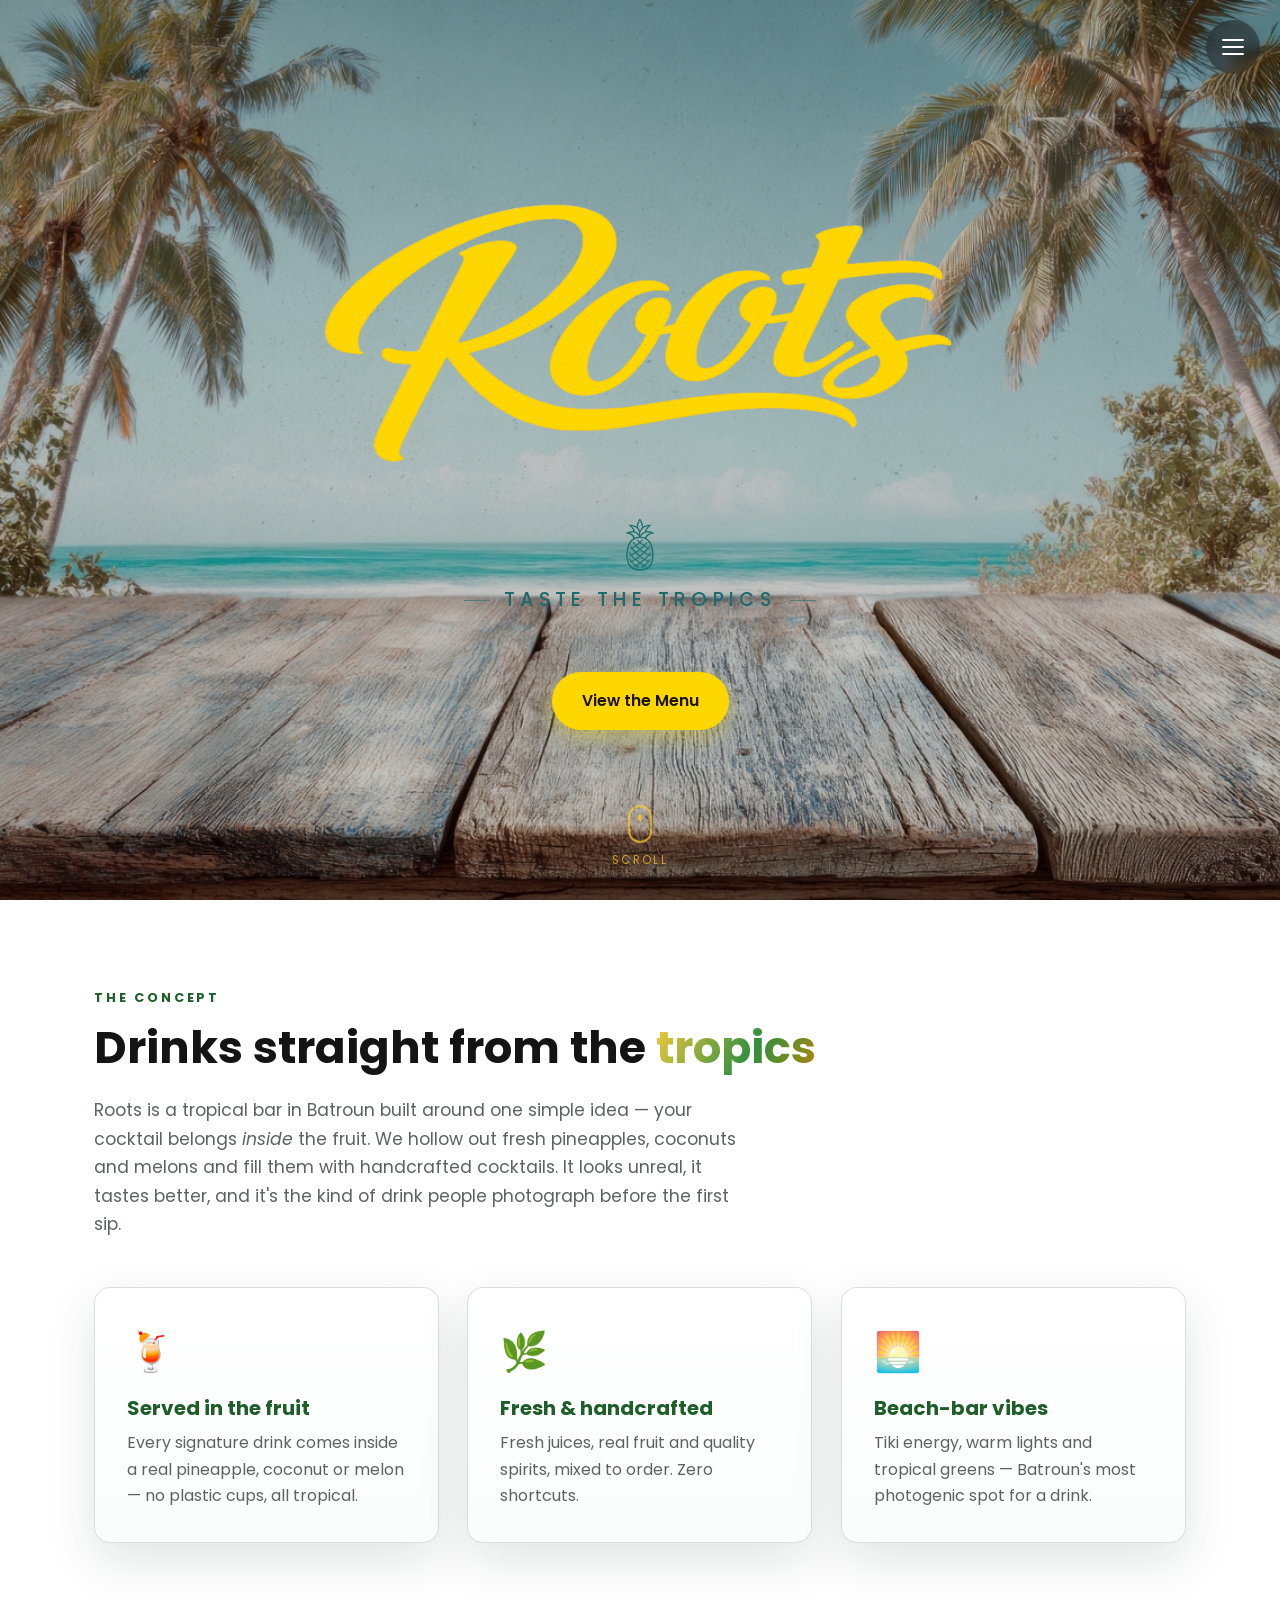
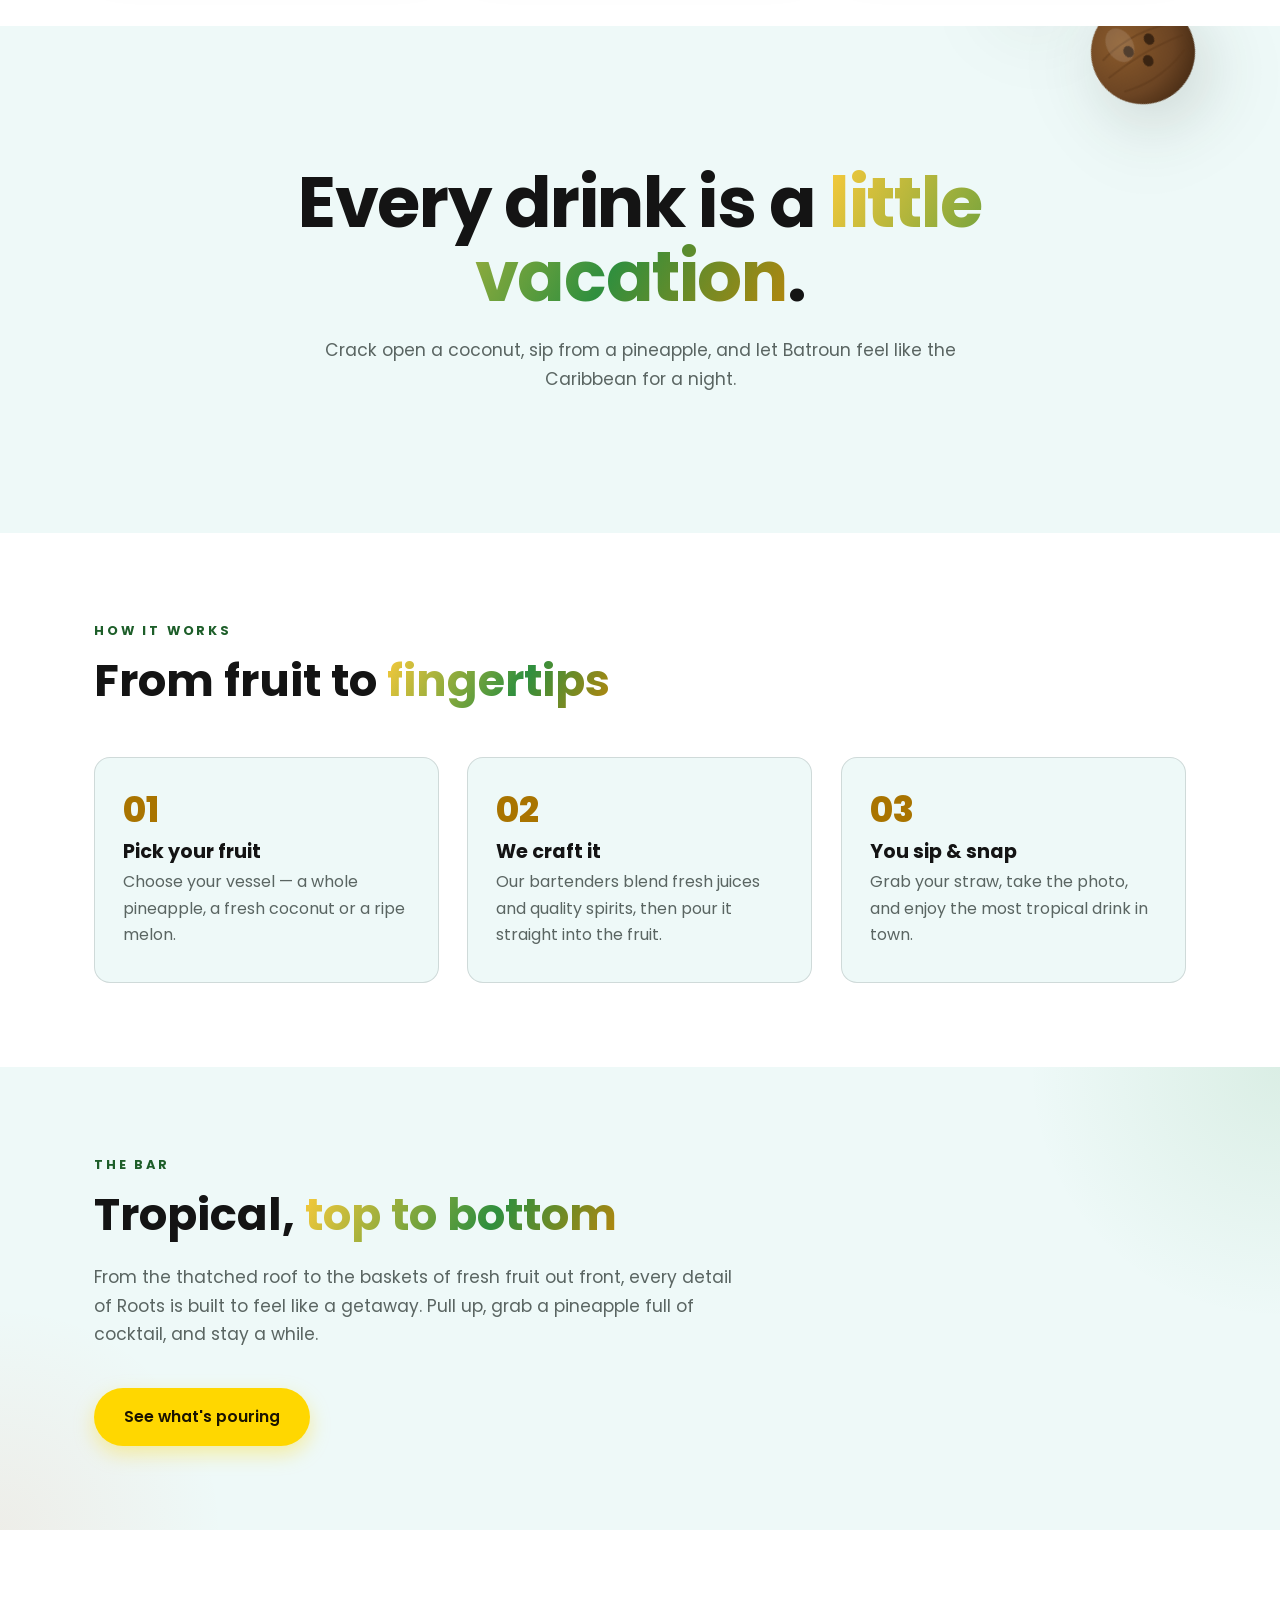
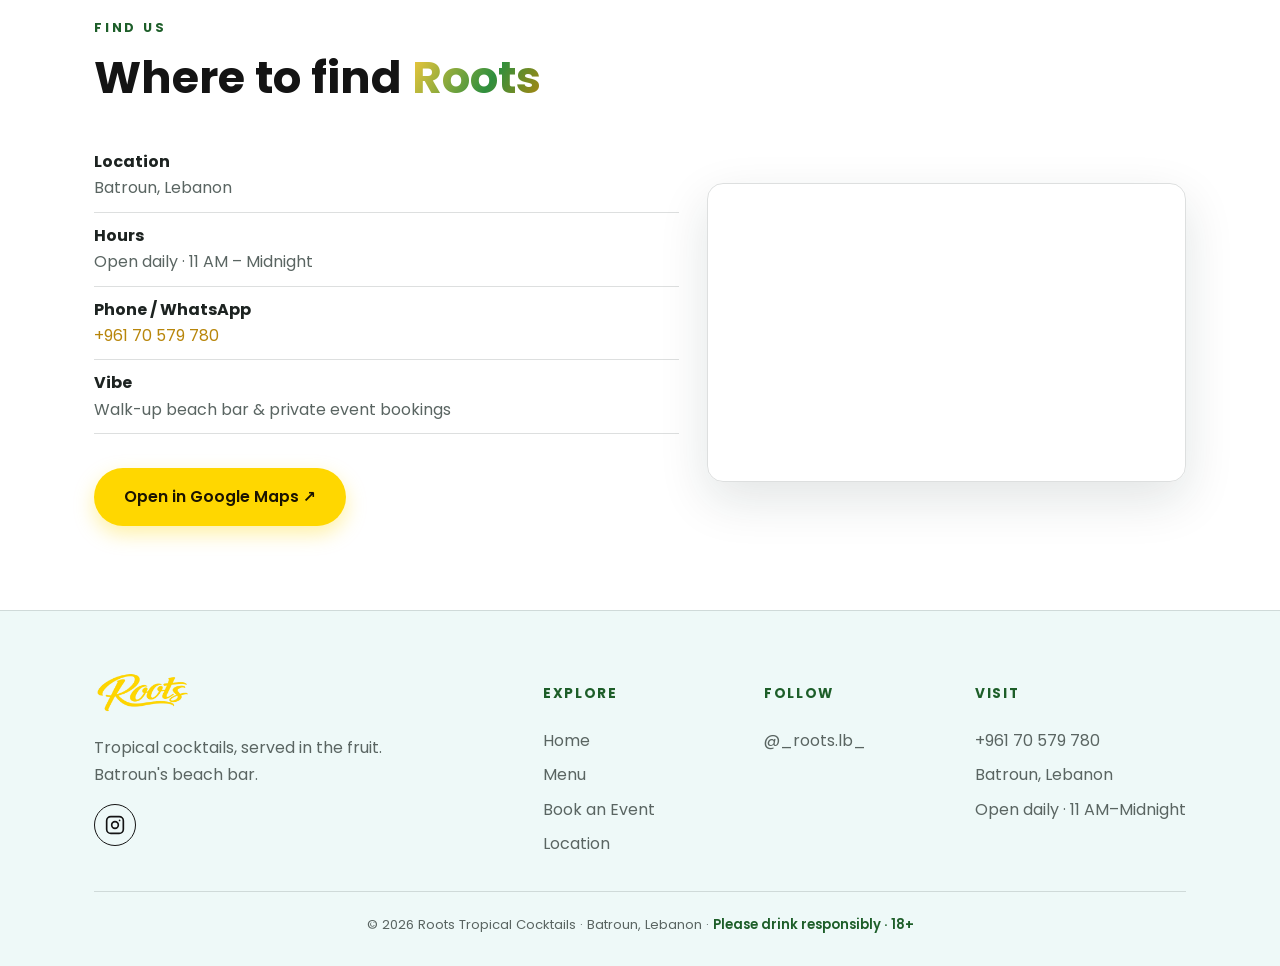
<file: index.html>
<!DOCTYPE html>
<html lang="en">
<head>
  <meta charset="UTF-8" />
  <meta name="viewport" content="width=device-width, initial-scale=1.0" />
  <title>Roots — Tropical Cocktails | Batroun Beach Bar</title>
  <meta name="description" content="Roots — tropical cocktails served in the fruit. Batroun's beach bar serving fresh cocktails inside pineapples, coconuts and melons." />

  <!-- fonts -->
  <link rel="preconnect" href="https://fonts.googleapis.com" />
  <link rel="preconnect" href="https://fonts.gstatic.com" crossorigin />
  <link href="https://fonts.googleapis.com/css2?family=Pacifico&family=Poppins:wght@300;400;500;600&display=swap" rel="stylesheet" />
  <link rel="stylesheet" href="css/styles.css" />

  <!-- favicon -->
  <link rel="icon" type="image/png" href="assets/roots_favicon.png" />
  <link rel="apple-touch-icon" href="assets/roots_favicon.png" />

  <!-- Open Graph / social share (WhatsApp, Facebook, Instagram, iMessage) -->
  <meta property="og:type" content="website" />
  <meta property="og:site_name" content="Roots Tropical Cocktails" />
  <meta property="og:title" content="Roots — Tropical Cocktails | Batroun Beach Bar" />
  <meta property="og:description" content="Tropical cocktails served in the fruit — pineapples, coconuts and melons. Batroun's beach bar." />
  <meta property="og:url" content="https://roots-cocktails.com/" />
  <meta property="og:image" content="https://roots-cocktails.com/assets/og-image.png" />
  <meta property="og:image:alt" content="Roots Tropical Cocktails — Batroun beach bar" />
  <meta name="twitter:card" content="summary_large_image" />
  <meta name="twitter:title" content="Roots — Tropical Cocktails | Batroun Beach Bar" />
  <meta name="twitter:description" content="Tropical cocktails served in the fruit. Batroun's beach bar." />
  <meta name="twitter:image" content="https://roots-cocktails.com/assets/og-image.png" />

  <!-- SEO -->
  <link rel="canonical" href="https://roots-cocktails.com/" />
  <meta name="robots" content="index, follow" />
  <meta name="theme-color" content="#f5b700" />
  <meta name="author" content="Roots Tropical Cocktails" />
  <meta name="keywords" content="Roots, tropical cocktails, Batroun, beach bar, cocktails in a pineapple, coconut cocktails, mobile bar Lebanon, event bar Batroun" />
  <meta property="og:locale" content="en_US" />

  <!-- Google Analytics (set your Measurement ID in js/analytics.js) -->
  <script src="js/analytics.js"></script>

  <!-- Local business structured data (helps Google Search & Maps) -->
  <script type="application/ld+json">
  {
    "@context": "https://schema.org",
    "@type": "BarOrNightClub",
    "name": "Roots Tropical Cocktails",
    "description": "Tropical cocktails served in the fruit — pineapples, coconuts and melons. Batroun's beach bar.",
    "url": "https://roots-cocktails.com/",
    "logo": "https://roots-cocktails.com/assets/roots_favicon.png",
    "image": "https://roots-cocktails.com/assets/og-image.png",
    "telephone": "+96170579780",
    "priceRange": "$$",
    "servesCuisine": "Cocktails",
    "acceptsReservations": "True",
    "address": {
      "@type": "PostalAddress",
      "addressLocality": "Batroun",
      "addressRegion": "North Governorate",
      "addressCountry": "LB"
    },
    "geo": { "@type": "GeoCoordinates", "latitude": 34.2467448, "longitude": 35.6618534 },
    "openingHoursSpecification": [{
      "@type": "OpeningHoursSpecification",
      "dayOfWeek": ["Monday","Tuesday","Wednesday","Thursday","Friday","Saturday","Sunday"],
      "opens": "11:00",
      "closes": "00:00"
    }],
    "sameAs": ["https://instagram.com/_roots.lb_"]
  }
  </script>
</head>
<body>

  <!-- ============ SVG FRUIT DEFINITIONS (hidden) ============ -->
  <svg width="0" height="0" style="position:absolute" aria-hidden="true" focusable="false">
    <defs>
      <radialGradient id="pineGrad" cx="38%" cy="32%" r="78%">
        <stop offset="0%" stop-color="#ffd964"/>
        <stop offset="58%" stop-color="#f5b700"/>
        <stop offset="100%" stop-color="#dd9e00"/>
      </radialGradient>
      <radialGradient id="cocoGrad" cx="36%" cy="32%" r="74%">
        <stop offset="0%" stop-color="#9a663180"/>
        <stop offset="0%" stop-color="#8a5a2b"/>
        <stop offset="68%" stop-color="#6b4423"/>
        <stop offset="100%" stop-color="#4a2d15"/>
      </radialGradient>
      <linearGradient id="leafGrad" x1="0" y1="0" x2="1" y2="1">
        <stop offset="0%" stop-color="#3aa657"/>
        <stop offset="100%" stop-color="#1d5e29"/>
      </linearGradient>

      <!-- pineapple -->
      <symbol id="ic-pineapple" viewBox="0 0 120 184">
        <g fill="#2f8f3e">
          <path d="M60 4 C52 28 49 46 58 66 L62 66 C71 46 68 28 60 4Z"/>
          <path d="M58 64 C36 46 28 42 18 28 C40 34 54 44 60 64Z"/>
          <path d="M62 64 C84 46 92 42 102 28 C80 34 66 44 60 64Z"/>
        </g>
        <g fill="#3aa657">
          <path d="M58 68 C42 58 30 60 22 54 C40 58 52 62 60 70Z"/>
          <path d="M62 68 C78 58 90 60 98 54 C80 58 68 62 60 70Z"/>
        </g>
        <ellipse cx="60" cy="122" rx="46" ry="58" fill="url(#pineGrad)"/>
        <clipPath id="pineClip"><ellipse cx="60" cy="122" rx="46" ry="58"/></clipPath>
        <g clip-path="url(#pineClip)" stroke="#c9920a" stroke-width="2.3" opacity=".5" fill="none" stroke-linecap="round">
          <path d="M-24 92 L120 -8 M-24 122 L120 22 M-24 152 L120 52 M-24 182 L120 82 M-24 212 L120 112"/>
          <path d="M0 -8 L150 132 M0 22 L150 162 M0 52 L150 192 M0 82 L150 222"/>
        </g>
        <ellipse cx="44" cy="106" rx="9" ry="20" fill="#ffffff" opacity=".22"/>
      </symbol>

      <!-- coconut -->
      <symbol id="ic-coconut" viewBox="0 0 120 120">
        <circle cx="60" cy="60" r="52" fill="url(#cocoGrad)"/>
        <g stroke="#5a3618" stroke-width="2" fill="none" opacity=".4" stroke-linecap="round">
          <path d="M22 46 Q60 36 98 50"/>
          <path d="M18 64 Q60 58 102 66"/>
          <path d="M24 84 Q60 94 96 80"/>
        </g>
        <g fill="#3a2412">
          <ellipse cx="48" cy="52" rx="5" ry="6"/>
          <ellipse cx="72" cy="52" rx="5" ry="6"/>
          <ellipse cx="60" cy="70" rx="5" ry="6"/>
        </g>
        <ellipse cx="44" cy="42" rx="13" ry="18" fill="#ffffff" opacity=".12"/>
      </symbol>

      <!-- monstera leaf -->
      <symbol id="ic-leaf" viewBox="0 0 120 120">
        <path fill="url(#leafGrad)" d="M60 8 C30 20 14 50 18 92 C19 106 27 114 37 111 C30 92 35 70 49 56 C45 75 47 93 59 106 C71 93 73 75 69 56 C83 70 88 92 81 111 C91 114 99 106 100 92 C104 50 88 20 60 8 Z"/>
        <path stroke="#10421c" stroke-width="2" opacity=".5" fill="none" d="M60 14 L60 104"/>
      </symbol>
    </defs>
  </svg>

  <!-- ============ FLOATING MENU (headerless design) ============ -->
  <button class="menu-fab" aria-label="Open menu" aria-expanded="false"><span></span><span></span><span></span></button>
  <nav class="nav-overlay" aria-hidden="true">
    <a href="index.html">Home</a>
    <a href="menu.html">Menu</a>
    <a href="events.html">Book an Event</a>
    <a href="index.html#location">Location</a>
    <a class="nav-ig" href="https://instagram.com/_roots.lb_" target="_blank" rel="noopener">@_roots.lb_</a>
  </nav>

  <!-- ============ HERO ============ -->
  <section class="hero">
    <!-- <div class="float-layer">
      <svg class="float-fruit" style="top:8%; right:7%; width:150px; height:230px" data-speed="0.22" data-spin="14"><use href="#ic-pineapple"/></svg>
      <svg class="float-fruit" style="bottom:14%; left:6%; width:130px; height:130px" data-speed="0.16" data-spin="-12"><use href="#ic-coconut"/></svg>
      <svg class="float-fruit" style="top:18%; left:10%; width:88px; height:88px" data-speed="0.10" data-spin="10"><use href="#ic-leaf"/></svg>
      <svg class="float-fruit" style="bottom:22%; right:14%; width:74px; height:74px" data-speed="0.28" data-spin="-16"><use href="#ic-coconut"/></svg>
    </div> -->

    <div class="hero-grid">
      <div class="hero-copy">
        <h1 class="visually-hidden" style="position:absolute;left:-9999px">Roots Tropical Cocktails</h1>
        <img class="hero-logo-img" src="assets/roots_plain_logo_transparent.png" alt="Roots Tropical Cocktails" data-reveal data-reveal="scale" />
        <img class="tagline-icon" src="assets/pineapple-icon.png" alt="" aria-hidden="true" data-reveal data-reveal-delay="1" />
        <p class="tagline" data-reveal data-reveal-delay="1">Taste the Tropics</p>
        <div class="cta-row" data-reveal data-reveal-delay="2">
          <a class="btn btn-primary" href="menu.html">View the Menu</a>
          <!-- <a class="btn btn-ghost" target="_blank" rel="noopener" href="https://maps.app.goo.gl/afByAEG6NxBrupbw6?g_st=ic">Open in Google Maps</a>
          <a class="btn btn-ghost" href="events.html">Book the Bar</a> -->
        </div>
        <!-- <div class="fruit-chips" data-reveal data-reveal-delay="3">
          <span>🍍 In a pineapple</span>
          <span>🥥 In a coconut</span>
          <span>🍈 In a melon</span>
        </div> -->
      </div>
    </div>

    <a class="scroll-cue" href="#concept" aria-label="Scroll down">
      <span class="mouse"></span>
      <span>Scroll</span>
    </a>
  </section>

  <!-- ============ CONCEPT ============ -->
  <section class="section" id="concept">
    <div class="container">
      <span class="eyebrow" data-reveal>The Concept</span>
      <h2 data-reveal data-reveal-delay="1">Drinks straight from the <span class="grad">tropics</span></h2>
      <p class="lead" data-reveal data-reveal-delay="2">Roots is a tropical bar in Batroun built around one simple idea — your cocktail belongs <em>inside</em> the fruit. We hollow out fresh pineapples, coconuts and melons and fill them with handcrafted cocktails. It looks unreal, it tastes better, and it's the kind of drink people photograph before the first sip.</p>

      <div class="grid grid-3" style="margin-top:48px">
        <div class="card" data-reveal data-reveal-delay="1">
          <div class="icon">🍹</div>
          <h3>Served in the fruit</h3>
          <p>Every signature drink comes inside a real pineapple, coconut or melon — no plastic cups, all tropical.</p>
        </div>
        <div class="card" data-reveal data-reveal-delay="2">
          <div class="icon">🌿</div>
          <h3>Fresh &amp; handcrafted</h3>
          <p>Fresh juices, real fruit and quality spirits, mixed to order. Zero shortcuts.</p>
        </div>
        <div class="card" data-reveal data-reveal-delay="3">
          <div class="icon">🌅</div>
          <h3>Beach-bar vibes</h3>
          <p>Tiki energy, warm lights and tropical greens — Batroun's most photogenic spot for a drink.</p>
        </div>
      </div>
    </div>
  </section>

  <!-- ============ STATEMENT BAND (parallax) ============ -->
  <section class="statement section-soft">
    <div class="float-layer">
      <svg class="float-fruit" style="top:6%; left:4%; width:120px; height:184px" data-speed="0.30" data-spin="18"><use href="#ic-pineapple"/></svg>
      <svg class="float-fruit" style="bottom:8%; right:6%; width:120px; height:120px" data-speed="0.24" data-spin="-18"><use href="#ic-coconut"/></svg>
      <svg class="float-fruit" style="top:20%; right:16%; width:70px; height:70px" data-speed="0.14" data-spin="12"><use href="#ic-leaf"/></svg>
    </div>
    <div class="container">
      <h2 data-reveal>Every drink is a <span class="grad">little vacation</span>.</h2>
      <p class="lead" data-reveal data-reveal-delay="1" style="margin-left:auto;margin-right:auto;text-align:center">Crack open a coconut, sip from a pineapple, and let Batroun feel like the Caribbean for a night.</p>
    </div>
  </section>

  <!-- ============ HOW IT WORKS ============ -->
  <section class="section">
    <div class="container">
      <span class="eyebrow" data-reveal>How it works</span>
      <h2 data-reveal data-reveal-delay="1">From fruit to <span class="grad">fingertips</span></h2>
      <div class="steps">
        <div class="step" data-reveal data-reveal-delay="1">
          <span class="num">01</span>
          <h3>Pick your fruit</h3>
          <p>Choose your vessel — a whole pineapple, a fresh coconut or a ripe melon.</p>
        </div>
        <div class="step" data-reveal data-reveal-delay="2">
          <span class="num">02</span>
          <h3>We craft it</h3>
          <p>Our bartenders blend fresh juices and quality spirits, then pour it straight into the fruit.</p>
        </div>
        <div class="step" data-reveal data-reveal-delay="3">
          <span class="num">03</span>
          <h3>You sip &amp; snap</h3>
          <p>Grab your straw, take the photo, and enjoy the most tropical drink in town.</p>
        </div>
      </div>
    </div>
  </section>

  <!-- ============ SHOWCASE / IMAGE ============ -->
  <section class="section section-soft botanic">
    <div class="float-layer">
      <svg class="float-fruit" style="top:10%; right:3%; width:96px; height:96px" data-speed="0.2" data-spin="-14"><use href="#ic-coconut"/></svg>
    </div>
    <div class="container">
      <div data-reveal style="max-width:640px">
        <span class="eyebrow">The Bar</span>
        <h2>Tropical, <span class="grad">top to bottom</span></h2>
        <p class="lead">From the thatched roof to the baskets of fresh fruit out front, every detail of Roots is built to feel like a getaway. Pull up, grab a pineapple full of cocktail, and stay a while.</p>
        <a class="btn btn-primary" href="menu.html" style="margin-top:22px">See what's pouring</a>
      </div>
      <!-- Bar photo hidden until a real photo is added at assets/bar.jpg — then restore the grid-2 column below:
      <div data-reveal data-reveal-delay="2" data-reveal="scale">
        <img src="assets/bar.jpg" alt="The Roots tropical bar" style="border-radius:var(--radius);border:1px solid var(--line);box-shadow:var(--shadow)" />
      </div>
      -->
    </div>
  </section>

  <!-- ============ LOCATION ============ -->
  <section class="section" id="location">
    <div class="container">
      <span class="eyebrow" data-reveal>Find Us</span>
      <h2 data-reveal data-reveal-delay="1">Where to find <span class="grad">Roots</span></h2>
      <div class="grid grid-2" style="margin-top:36px">
        <div data-reveal data-reveal-delay="1">
          <ul class="loc-details">
            <li><strong>Location</strong> Batroun, Lebanon</li>
            <li><strong>Hours</strong> Open daily · 11 AM – Midnight</li>
            <li><strong>Phone / WhatsApp</strong> <a href="tel:+96170579780" style="color:var(--gold-deep)">+961 70 579 780</a></li>
            <li><strong>Vibe</strong> Walk-up beach bar &amp; private event bookings</li>
          </ul>
          <a class="btn btn-primary" target="_blank" rel="noopener" href="https://maps.app.goo.gl/afByAEG6NxBrupbw6?g_st=ic" style="margin-top:6px">Open in Google Maps ↗</a>
        </div>
        <div class="map-wrap" data-reveal data-reveal-delay="2">
          <iframe src="https://maps.google.com/maps?q=34.2467448,35.6618534&z=15&output=embed"
                  loading="lazy" referrerpolicy="no-referrer-when-downgrade"
                  title="Roots location in Batroun"></iframe>
        </div>
      </div>
    </div>
  </section>

  <!-- ============ FOOTER ============ -->
  <footer class="site-footer">
    <div class="container">
      <div class="footer-grid">
        <div class="footer-brand">
          <img src="assets/roots_plain_logo_transparent.png" alt="Roots Tropical Cocktails" class="footer-logo" style="height:54px; width:auto; display:block;" />
          <p>Tropical cocktails, served in the fruit. Batroun's beach bar.</p>
          <div class="social">
            <a href="https://instagram.com/_roots.lb_" target="_blank" rel="noopener" aria-label="Instagram">
              <svg width="20" height="20" viewBox="0 0 24 24" fill="none" stroke="currentColor" stroke-width="2">
                <rect x="2" y="2" width="20" height="20" rx="5"/><circle cx="12" cy="12" r="4"/><circle cx="17.5" cy="6.5" r="1" fill="currentColor" stroke="none"/>
              </svg>
            </a>
          </div>
        </div>
        <div class="footer-col">
          <h4>Explore</h4>
          <a href="index.html">Home</a>
          <a href="menu.html">Menu</a>
          <a href="events.html">Book an Event</a>
          <a href="#location">Location</a>
        </div>
        <div class="footer-col">
          <h4>Follow</h4>
          <a href="https://instagram.com/_roots.lb_" target="_blank" rel="noopener">@_roots.lb_</a>
        </div>
        <div class="footer-col">
          <h4>Visit</h4>
          <a href="tel:+96170579780">+961 70 579 780</a>
          <a href="https://maps.app.goo.gl/afByAEG6NxBrupbw6?g_st=ic" target="_blank" rel="noopener">Batroun, Lebanon</a>
          <a href="index.html#location">Open daily · 11 AM–Midnight</a>
        </div>
      </div>
      <div class="footer-bottom">
        © <span id="year"></span> Roots Tropical Cocktails · Batroun, Lebanon ·
        <span class="drink-resp">Please drink responsibly · 18+</span>
      </div>
    </div>
  </footer>

  <script src="js/main.js"></script>
</body>
</html>
</file>
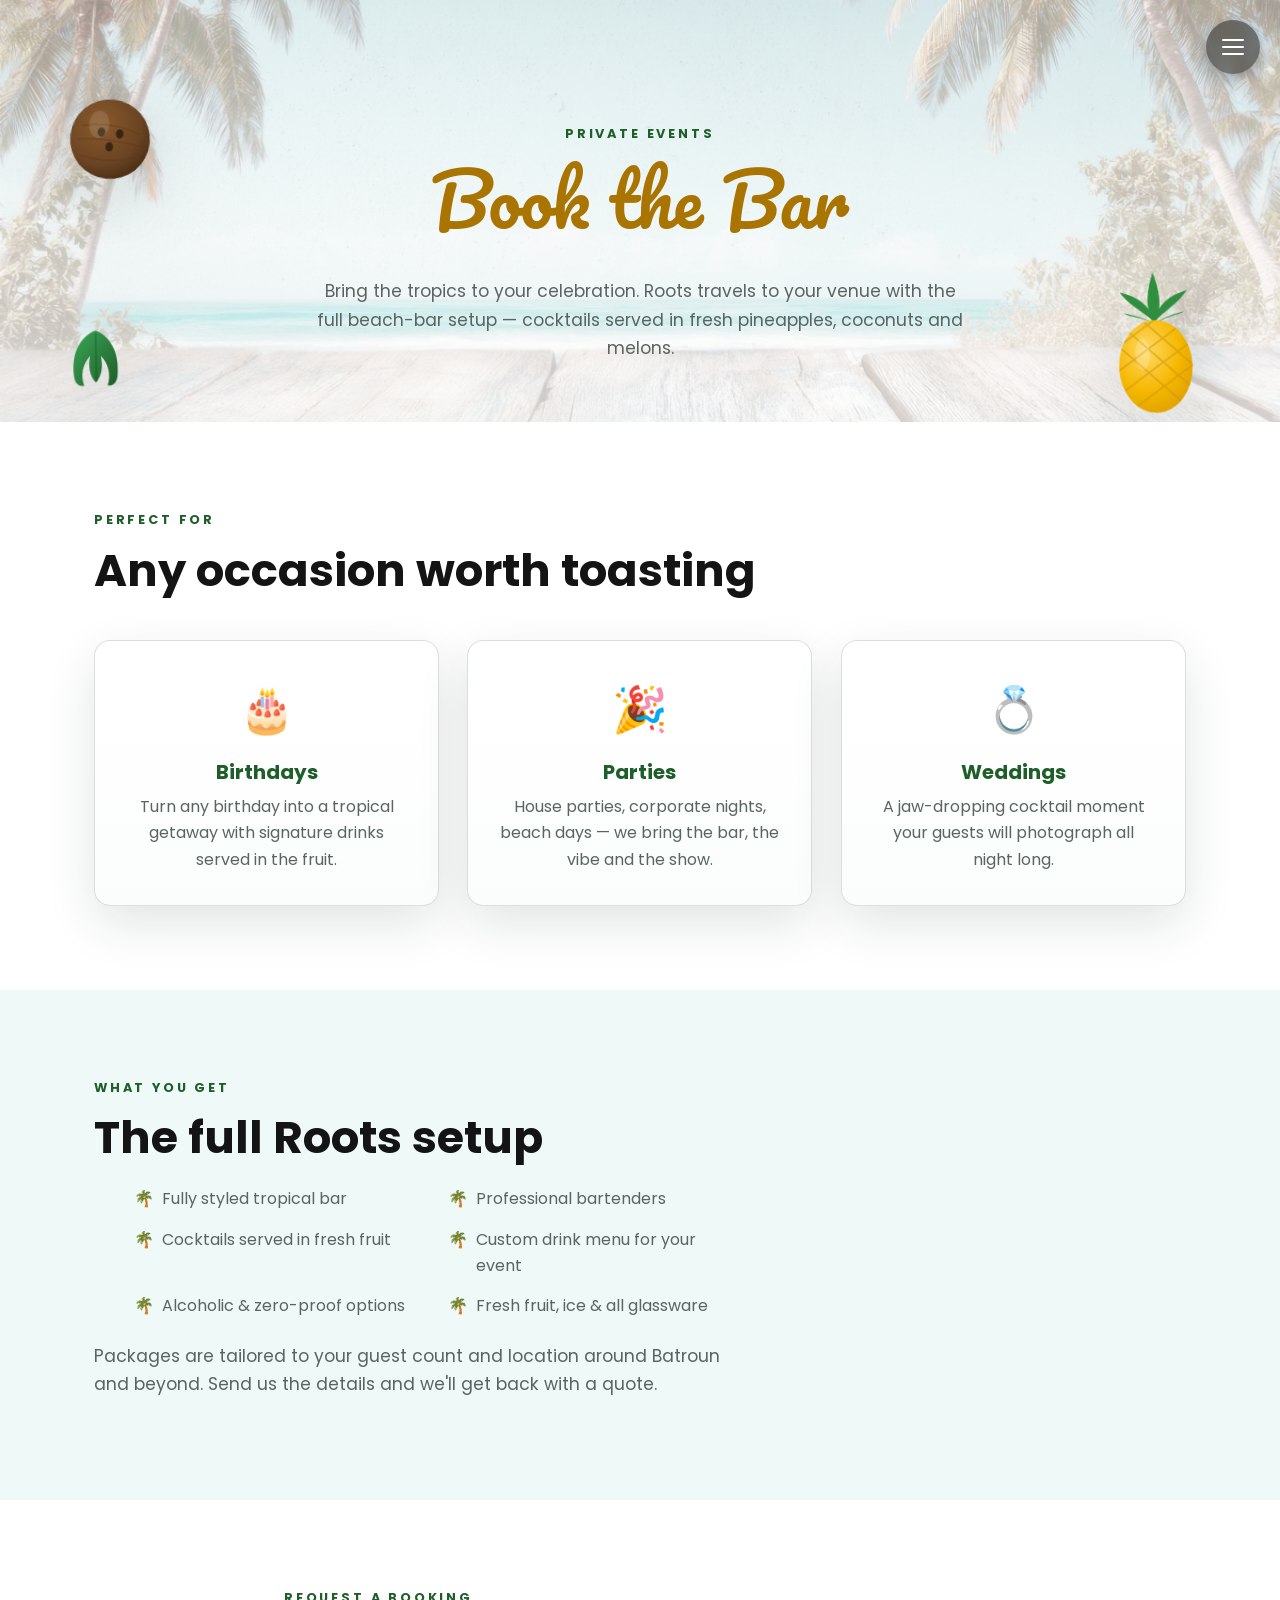
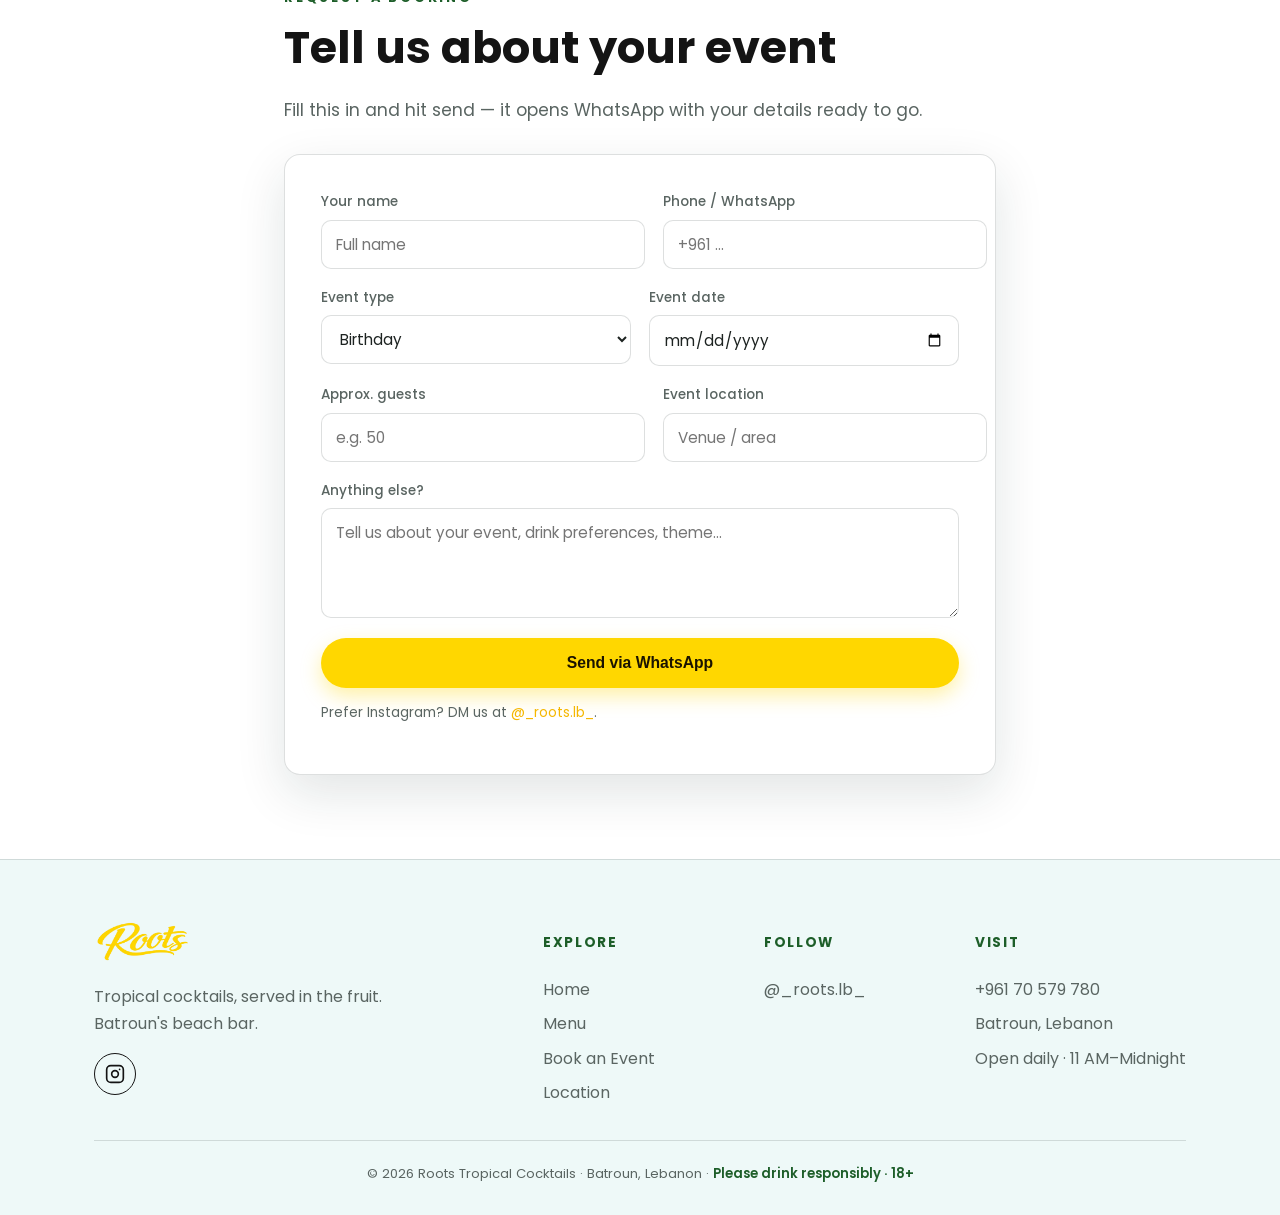
<file: events.html>
<!DOCTYPE html>
<html lang="en">
<head>
  <meta charset="UTF-8" />
  <meta name="viewport" content="width=device-width, initial-scale=1.0" />
  <title>Book an Event — Roots Tropical Cocktails</title>
  <meta name="description" content="Book the Roots tropical bar for birthdays, parties and weddings in Batroun and beyond. Cocktails served in fresh fruit." />

  <link rel="preconnect" href="https://fonts.googleapis.com" />
  <link rel="preconnect" href="https://fonts.gstatic.com" crossorigin />
  <link href="https://fonts.googleapis.com/css2?family=Pacifico&family=Poppins:wght@300;400;500;600&display=swap" rel="stylesheet" />
  <link rel="stylesheet" href="css/styles.css" />

  <!-- favicon -->
  <link rel="icon" type="image/png" href="assets/roots_favicon.png" />
  <link rel="apple-touch-icon" href="assets/roots_favicon.png" />

  <!-- Open Graph / social share -->
  <meta property="og:type" content="website" />
  <meta property="og:site_name" content="Roots Tropical Cocktails" />
  <meta property="og:title" content="Book an Event — Roots Tropical Cocktails" />
  <meta property="og:description" content="Book the Roots tropical bar for birthdays, parties and weddings in Batroun. Cocktails served in fresh fruit." />
  <meta property="og:url" content="https://roots-cocktails.com/events.html" />
  <meta property="og:image" content="https://roots-cocktails.com/assets/og-image.png" />
  <meta property="og:image:alt" content="Roots Tropical Cocktails — Batroun beach bar" />
  <meta name="twitter:card" content="summary_large_image" />
  <meta name="twitter:title" content="Book an Event — Roots Tropical Cocktails" />
  <meta name="twitter:description" content="Book the Roots tropical bar for birthdays, parties and weddings in Batroun." />
  <meta name="twitter:image" content="https://roots-cocktails.com/assets/og-image.png" />

  <!-- SEO -->
  <link rel="canonical" href="https://roots-cocktails.com/events.html" />
  <meta name="robots" content="index, follow" />
  <meta name="theme-color" content="#f5b700" />
  <meta property="og:locale" content="en_US" />

  <!-- Google Analytics (set your Measurement ID in js/analytics.js) -->
  <script src="js/analytics.js"></script>
</head>
<body>

  <!-- ============ SVG FRUIT DEFINITIONS (hidden) ============ -->
  <svg width="0" height="0" style="position:absolute" aria-hidden="true" focusable="false">
    <defs>
      <radialGradient id="pineGrad" cx="38%" cy="32%" r="78%">
        <stop offset="0%" stop-color="#ffd964"/><stop offset="58%" stop-color="#f5b700"/><stop offset="100%" stop-color="#dd9e00"/>
      </radialGradient>
      <radialGradient id="cocoGrad" cx="36%" cy="32%" r="74%">
        <stop offset="0%" stop-color="#8a5a2b"/><stop offset="68%" stop-color="#6b4423"/><stop offset="100%" stop-color="#4a2d15"/>
      </radialGradient>
      <linearGradient id="leafGrad" x1="0" y1="0" x2="1" y2="1">
        <stop offset="0%" stop-color="#3aa657"/><stop offset="100%" stop-color="#1d5e29"/>
      </linearGradient>
      <symbol id="ic-pineapple" viewBox="0 0 120 184">
        <g fill="#2f8f3e"><path d="M60 4 C52 28 49 46 58 66 L62 66 C71 46 68 28 60 4Z"/><path d="M58 64 C36 46 28 42 18 28 C40 34 54 44 60 64Z"/><path d="M62 64 C84 46 92 42 102 28 C80 34 66 44 60 64Z"/></g>
        <g fill="#3aa657"><path d="M58 68 C42 58 30 60 22 54 C40 58 52 62 60 70Z"/><path d="M62 68 C78 58 90 60 98 54 C80 58 68 62 60 70Z"/></g>
        <ellipse cx="60" cy="122" rx="46" ry="58" fill="url(#pineGrad)"/>
        <clipPath id="pineClip"><ellipse cx="60" cy="122" rx="46" ry="58"/></clipPath>
        <g clip-path="url(#pineClip)" stroke="#c9920a" stroke-width="2.3" opacity=".5" fill="none" stroke-linecap="round">
          <path d="M-24 92 L120 -8 M-24 122 L120 22 M-24 152 L120 52 M-24 182 L120 82 M-24 212 L120 112"/>
          <path d="M0 -8 L150 132 M0 22 L150 162 M0 52 L150 192 M0 82 L150 222"/>
        </g>
        <ellipse cx="44" cy="106" rx="9" ry="20" fill="#ffffff" opacity=".22"/>
      </symbol>
      <symbol id="ic-coconut" viewBox="0 0 120 120">
        <circle cx="60" cy="60" r="52" fill="url(#cocoGrad)"/>
        <g stroke="#5a3618" stroke-width="2" fill="none" opacity=".4" stroke-linecap="round"><path d="M22 46 Q60 36 98 50"/><path d="M18 64 Q60 58 102 66"/><path d="M24 84 Q60 94 96 80"/></g>
        <g fill="#3a2412"><ellipse cx="48" cy="52" rx="5" ry="6"/><ellipse cx="72" cy="52" rx="5" ry="6"/><ellipse cx="60" cy="70" rx="5" ry="6"/></g>
        <ellipse cx="44" cy="42" rx="13" ry="18" fill="#ffffff" opacity=".12"/>
      </symbol>
      <symbol id="ic-leaf" viewBox="0 0 120 120">
        <path fill="url(#leafGrad)" d="M60 8 C30 20 14 50 18 92 C19 106 27 114 37 111 C30 92 35 70 49 56 C45 75 47 93 59 106 C71 93 73 75 69 56 C83 70 88 92 81 111 C91 114 99 106 100 92 C104 50 88 20 60 8 Z"/>
        <path stroke="#10421c" stroke-width="2" opacity=".5" fill="none" d="M60 14 L60 104"/>
      </symbol>
    </defs>
  </svg>

  <!-- ============ FLOATING MENU (headerless design) ============ -->
  <button class="menu-fab" aria-label="Open menu" aria-expanded="false"><span></span><span></span><span></span></button>
  <nav class="nav-overlay" aria-hidden="true">
    <a href="index.html">Home</a>
    <a href="menu.html">Menu</a>
    <a href="events.html">Book an Event</a>
    <a href="index.html#location">Location</a>
    <a class="nav-ig" href="https://instagram.com/_roots.lb_" target="_blank" rel="noopener">@_roots.lb_</a>
  </nav>

  <!-- ============ HERO ============ -->
  <section class="menu-hero">
    <div class="float-layer">
      <svg class="float-fruit" style="top:6%; left:5%; width:92px; height:92px" data-speed="0.18" data-spin="-14"><use href="#ic-coconut"/></svg>
      <svg class="float-fruit" style="bottom:8%; right:6%; width:96px; height:147px" data-speed="0.2" data-spin="14"><use href="#ic-pineapple"/></svg>
      <svg class="float-fruit" style="bottom:10%; left:5%; width:64px; height:64px" data-speed="0.1" data-spin="10"><use href="#ic-leaf"/></svg>
    </div>
    <div class="container">
      <span class="eyebrow" data-reveal>Private Events</span>
      <h1 data-reveal data-reveal-delay="1">Book the Bar</h1>
      <p class="lead" data-reveal data-reveal-delay="2" style="margin:0 auto">Bring the tropics to your celebration. Roots travels to your venue with the full beach-bar setup — cocktails served in fresh pineapples, coconuts and melons.</p>
    </div>
  </section>

  <!-- ============ EVENT TYPES ============ -->
  <section class="section">
    <div class="container">
      <span class="eyebrow">Perfect For</span>
      <h2>Any occasion worth toasting</h2>
      <div class="grid grid-3 event-types" style="margin-top:44px">
        <div class="card" data-reveal>
          <div class="icon">🎂</div>
          <h3>Birthdays</h3>
          <p>Turn any birthday into a tropical getaway with signature drinks served in the fruit.</p>
        </div>
        <div class="card" data-reveal>
          <div class="icon">🎉</div>
          <h3>Parties</h3>
          <p>House parties, corporate nights, beach days — we bring the bar, the vibe and the show.</p>
        </div>
        <div class="card" data-reveal>
          <div class="icon">💍</div>
          <h3>Weddings</h3>
          <p>A jaw-dropping cocktail moment your guests will photograph all night long.</p>
        </div>
      </div>
    </div>
  </section>

  <!-- ============ WHAT'S INCLUDED ============ -->
  <section class="section section-soft">
    <div class="container">
      <div style="max-width:640px">
        <span class="eyebrow">What You Get</span>
        <h2>The full Roots setup</h2>
        <ul class="included">
          <li>Fully styled tropical bar</li>
          <li>Professional bartenders</li>
          <li>Cocktails served in fresh fruit</li>
          <li>Custom drink menu for your event</li>
          <li>Alcoholic &amp; zero-proof options</li>
          <li>Fresh fruit, ice &amp; all glassware</li>
        </ul>
        <p class="lead" style="margin-top:22px">Packages are tailored to your guest count and location around Batroun and beyond. Send us the details and we'll get back with a quote.</p>
      </div>
      <!-- Bar photo hidden until a real photo is added at assets/bar.jpg — then restore the grid-2 column below:
      <div>
        <img src="assets/bar.jpg" alt="The Roots tropical bar setup" style="border-radius:var(--radius);border:1px solid var(--line);box-shadow:var(--shadow)" />
      </div>
      -->
    </div>
  </section>

  <!-- ============ BOOKING FORM ============ -->
  <section class="section" id="booking">
    <div class="container" style="max-width:760px">
      <span class="eyebrow">Request a Booking</span>
      <h2>Tell us about your event</h2>
      <p class="lead" style="margin-bottom:30px">Fill this in and hit send — it opens WhatsApp with your details ready to go.</p>

      <form id="booking-form" class="booking-form">
        <div class="form-row">
          <div class="field">
            <label for="name">Your name</label>
            <input id="name" name="name" type="text" required placeholder="Full name" />
          </div>
          <div class="field">
            <label for="phone">Phone / WhatsApp</label>
            <input id="phone" name="phone" type="tel" required placeholder="+961 …" />
          </div>
        </div>

        <div class="form-row">
          <div class="field">
            <label for="eventType">Event type</label>
            <select id="eventType" name="eventType">
              <option>Birthday</option>
              <option>Party</option>
              <option>Wedding</option>
              <option>Corporate</option>
              <option>Other</option>
            </select>
          </div>
          <div class="field">
            <label for="date">Event date</label>
            <input id="date" name="date" type="date" />
          </div>
        </div>

        <div class="form-row">
          <div class="field">
            <label for="guests">Approx. guests</label>
            <input id="guests" name="guests" type="number" min="1" placeholder="e.g. 50" />
          </div>
          <div class="field">
            <label for="location">Event location</label>
            <input id="location" name="location" type="text" placeholder="Venue / area" />
          </div>
        </div>

        <div class="field full">
          <label for="message">Anything else?</label>
          <textarea id="message" name="message" placeholder="Tell us about your event, drink preferences, theme…"></textarea>
        </div>

        <button type="submit" class="btn btn-primary" style="margin-top:20px;width:100%;justify-content:center">
          Send via WhatsApp
        </button>
        <p class="form-hint">Prefer Instagram? DM us at
          <a href="https://instagram.com/_roots.lb_" target="_blank" rel="noopener" style="color:var(--gold)">@_roots.lb_</a>.</p>
      </form>
    </div>
  </section>

  <!-- ============ FOOTER ============ -->
  <footer class="site-footer">
    <div class="container">
      <div class="footer-grid">
        <div class="footer-brand">
          <img src="assets/roots_plain_logo_transparent.png" alt="Roots Tropical Cocktails" class="footer-logo" style="height:54px; width:auto; display:block;" />
          <p>Tropical cocktails, served in the fruit. Batroun's beach bar.</p>
          <div class="social">
            <a href="https://instagram.com/_roots.lb_" target="_blank" rel="noopener" aria-label="Instagram">
              <svg width="20" height="20" viewBox="0 0 24 24" fill="none" stroke="currentColor" stroke-width="2">
                <rect x="2" y="2" width="20" height="20" rx="5"/><circle cx="12" cy="12" r="4"/><circle cx="17.5" cy="6.5" r="1" fill="currentColor" stroke="none"/>
              </svg>
            </a>
          </div>
        </div>
        <div class="footer-col">
          <h4>Explore</h4>
          <a href="index.html">Home</a>
          <a href="menu.html">Menu</a>
          <a href="events.html">Book an Event</a>
          <a href="index.html#location">Location</a>
        </div>
        <div class="footer-col">
          <h4>Follow</h4>
          <a href="https://instagram.com/_roots.lb_" target="_blank" rel="noopener">@_roots.lb_</a>
        </div>
        <div class="footer-col">
          <h4>Visit</h4>
          <a href="tel:+96170579780">+961 70 579 780</a>
          <a href="https://maps.app.goo.gl/afByAEG6NxBrupbw6?g_st=ic" target="_blank" rel="noopener">Batroun, Lebanon</a>
          <a href="index.html#location">Open daily · 11 AM–Midnight</a>
        </div>
      </div>
      <div class="footer-bottom">
        © <span id="year"></span> Roots Tropical Cocktails · Batroun, Lebanon ·
        <span class="drink-resp">Please drink responsibly · 18+</span>
      </div>
    </div>
  </footer>

  <script src="js/main.js"></script>
</body>
</html>
</file>
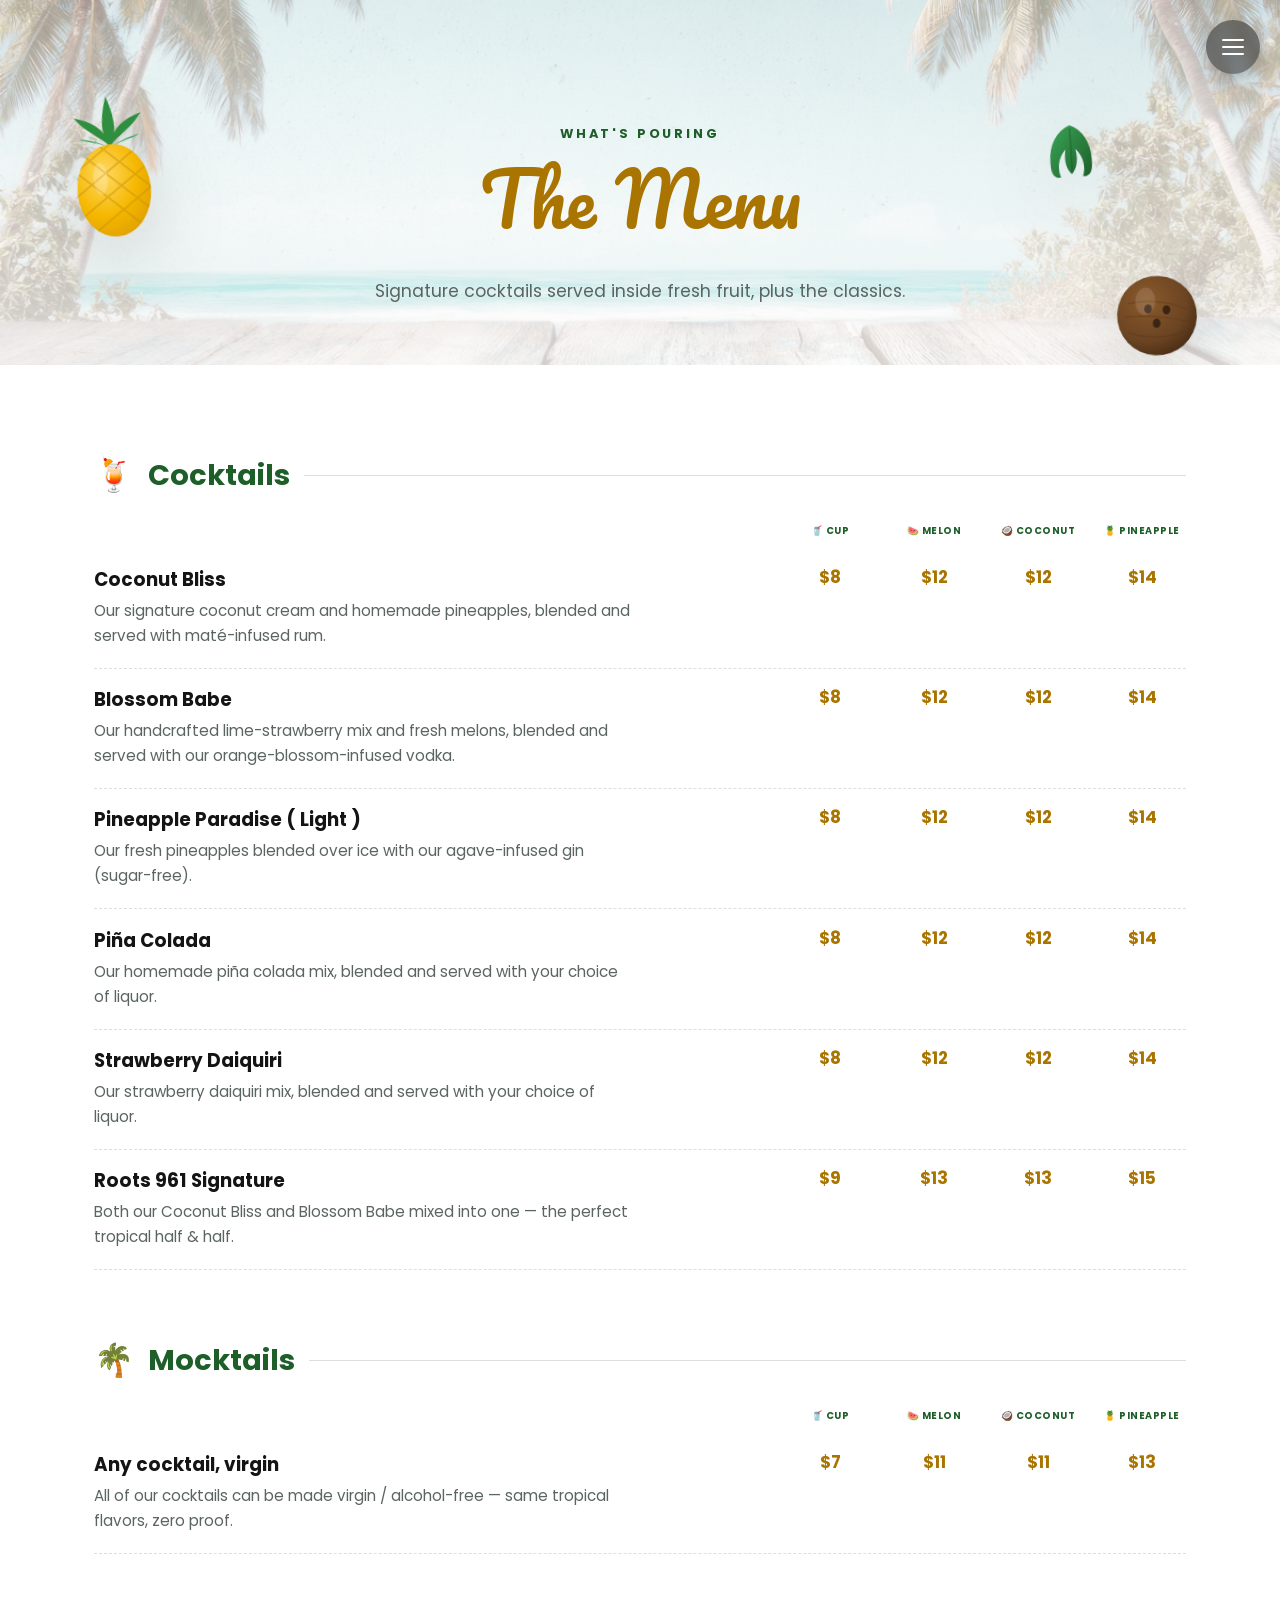
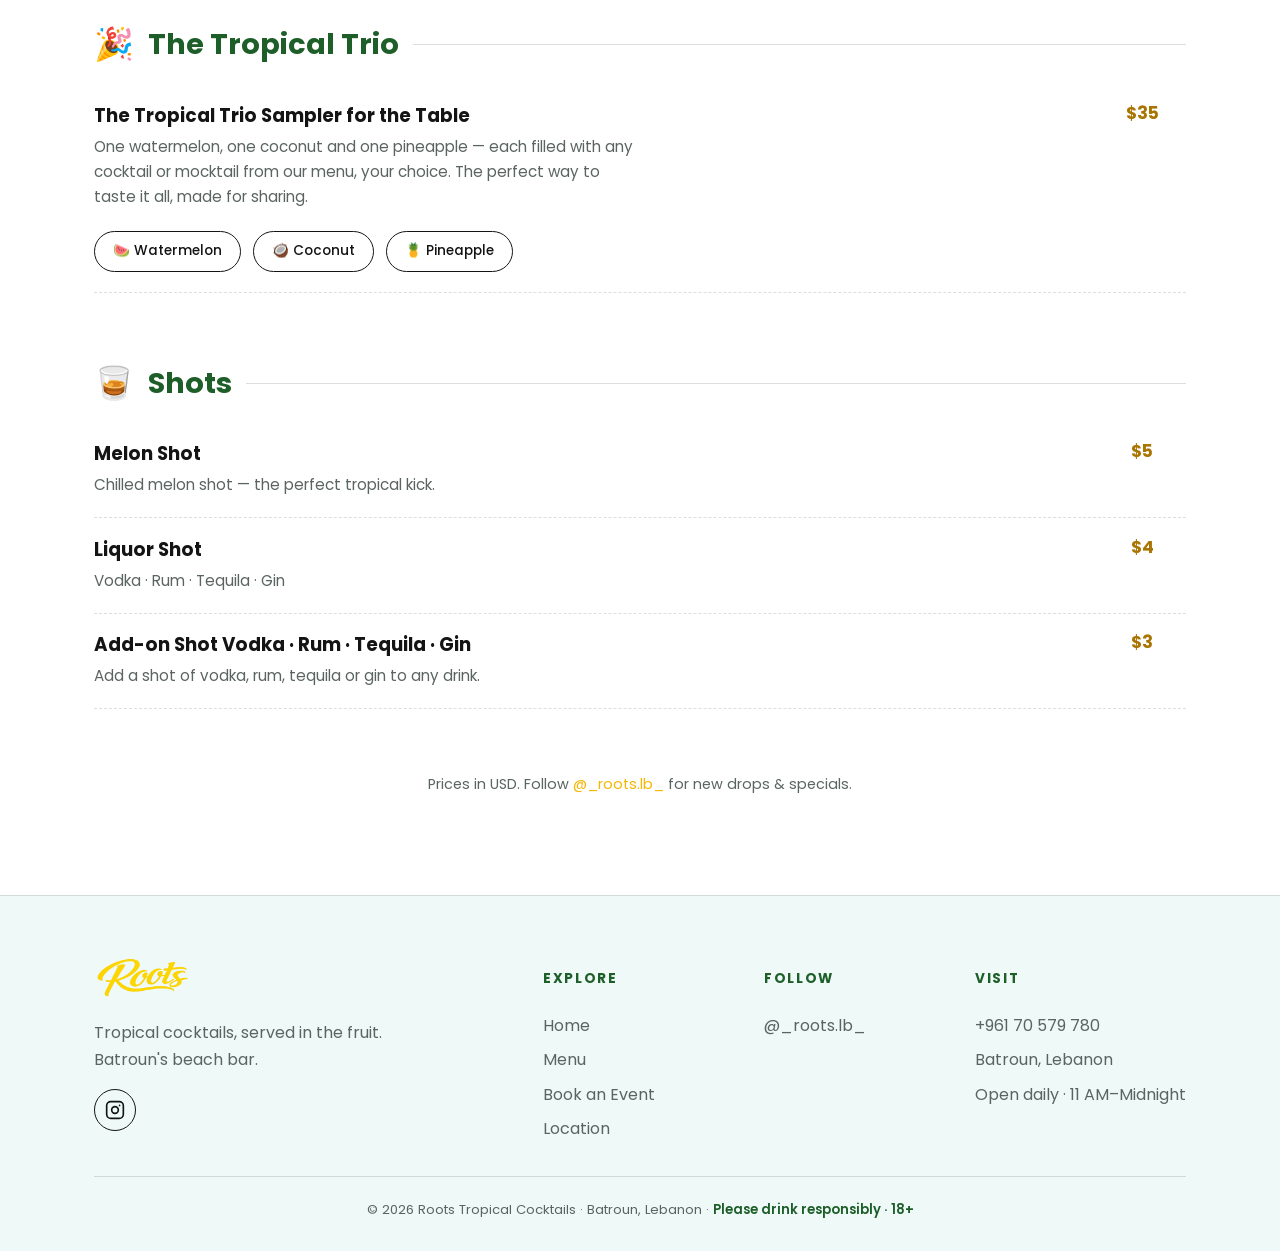
<file: menu.html>
<!DOCTYPE html>
<html lang="en">
<head>
  <meta charset="UTF-8" />
  <meta name="viewport" content="width=device-width, initial-scale=1.0" />
  <title>Menu — Roots Tropical Cocktails</title>
  <meta name="description" content="The Roots menu — tropical cocktails served inside fresh pineapples, coconuts and melons in Batroun." />

  <link rel="preconnect" href="https://fonts.googleapis.com" />
  <link rel="preconnect" href="https://fonts.gstatic.com" crossorigin />
  <link href="https://fonts.googleapis.com/css2?family=Pacifico&family=Poppins:wght@300;400;500;600&display=swap" rel="stylesheet" />
  <link rel="stylesheet" href="css/styles.css" />

  <!-- favicon -->
  <link rel="icon" type="image/png" href="assets/roots_favicon.png" />
  <link rel="apple-touch-icon" href="assets/roots_favicon.png" />

  <!-- Open Graph / social share -->
  <meta property="og:type" content="website" />
  <meta property="og:site_name" content="Roots Tropical Cocktails" />
  <meta property="og:title" content="Menu — Roots Tropical Cocktails" />
  <meta property="og:description" content="Cocktails and mocktails served inside fresh pineapples, coconuts and melons in Batroun." />
  <meta property="og:url" content="https://roots-cocktails.com/menu.html" />
  <meta property="og:image" content="https://roots-cocktails.com/assets/og-image.png" />
  <meta property="og:image:alt" content="Roots Tropical Cocktails — Batroun beach bar" />
  <meta name="twitter:card" content="summary_large_image" />
  <meta name="twitter:title" content="Menu — Roots Tropical Cocktails" />
  <meta name="twitter:description" content="Cocktails and mocktails served inside fresh fruit in Batroun." />
  <meta name="twitter:image" content="https://roots-cocktails.com/assets/og-image.png" />

  <!-- SEO -->
  <link rel="canonical" href="https://roots-cocktails.com/menu.html" />
  <meta name="robots" content="index, follow" />
  <meta name="theme-color" content="#f5b700" />
  <meta property="og:locale" content="en_US" />

  <!-- Google Analytics (set your Measurement ID in js/analytics.js) -->
  <script src="js/analytics.js"></script>
</head>
<body>

  <!-- ============ SVG FRUIT DEFINITIONS (hidden) ============ -->
  <svg width="0" height="0" style="position:absolute" aria-hidden="true" focusable="false">
    <defs>
      <radialGradient id="pineGrad" cx="38%" cy="32%" r="78%">
        <stop offset="0%" stop-color="#ffd964"/><stop offset="58%" stop-color="#f5b700"/><stop offset="100%" stop-color="#dd9e00"/>
      </radialGradient>
      <radialGradient id="cocoGrad" cx="36%" cy="32%" r="74%">
        <stop offset="0%" stop-color="#8a5a2b"/><stop offset="68%" stop-color="#6b4423"/><stop offset="100%" stop-color="#4a2d15"/>
      </radialGradient>
      <linearGradient id="leafGrad" x1="0" y1="0" x2="1" y2="1">
        <stop offset="0%" stop-color="#3aa657"/><stop offset="100%" stop-color="#1d5e29"/>
      </linearGradient>
      <symbol id="ic-pineapple" viewBox="0 0 120 184">
        <g fill="#2f8f3e"><path d="M60 4 C52 28 49 46 58 66 L62 66 C71 46 68 28 60 4Z"/><path d="M58 64 C36 46 28 42 18 28 C40 34 54 44 60 64Z"/><path d="M62 64 C84 46 92 42 102 28 C80 34 66 44 60 64Z"/></g>
        <g fill="#3aa657"><path d="M58 68 C42 58 30 60 22 54 C40 58 52 62 60 70Z"/><path d="M62 68 C78 58 90 60 98 54 C80 58 68 62 60 70Z"/></g>
        <ellipse cx="60" cy="122" rx="46" ry="58" fill="url(#pineGrad)"/>
        <clipPath id="pineClip"><ellipse cx="60" cy="122" rx="46" ry="58"/></clipPath>
        <g clip-path="url(#pineClip)" stroke="#c9920a" stroke-width="2.3" opacity=".5" fill="none" stroke-linecap="round">
          <path d="M-24 92 L120 -8 M-24 122 L120 22 M-24 152 L120 52 M-24 182 L120 82 M-24 212 L120 112"/>
          <path d="M0 -8 L150 132 M0 22 L150 162 M0 52 L150 192 M0 82 L150 222"/>
        </g>
        <ellipse cx="44" cy="106" rx="9" ry="20" fill="#ffffff" opacity=".22"/>
      </symbol>
      <symbol id="ic-coconut" viewBox="0 0 120 120">
        <circle cx="60" cy="60" r="52" fill="url(#cocoGrad)"/>
        <g stroke="#5a3618" stroke-width="2" fill="none" opacity=".4" stroke-linecap="round"><path d="M22 46 Q60 36 98 50"/><path d="M18 64 Q60 58 102 66"/><path d="M24 84 Q60 94 96 80"/></g>
        <g fill="#3a2412"><ellipse cx="48" cy="52" rx="5" ry="6"/><ellipse cx="72" cy="52" rx="5" ry="6"/><ellipse cx="60" cy="70" rx="5" ry="6"/></g>
        <ellipse cx="44" cy="42" rx="13" ry="18" fill="#ffffff" opacity=".12"/>
      </symbol>
      <symbol id="ic-leaf" viewBox="0 0 120 120">
        <path fill="url(#leafGrad)" d="M60 8 C30 20 14 50 18 92 C19 106 27 114 37 111 C30 92 35 70 49 56 C45 75 47 93 59 106 C71 93 73 75 69 56 C83 70 88 92 81 111 C91 114 99 106 100 92 C104 50 88 20 60 8 Z"/>
        <path stroke="#10421c" stroke-width="2" opacity=".5" fill="none" d="M60 14 L60 104"/>
      </symbol>
    </defs>
  </svg>

  <!-- ============ FLOATING MENU (headerless design) ============ -->
  <button class="menu-fab" aria-label="Open menu" aria-expanded="false"><span></span><span></span><span></span></button>
  <nav class="nav-overlay" aria-hidden="true">
    <a href="index.html">Home</a>
    <a href="menu.html">Menu</a>
    <a href="events.html">Book an Event</a>
    <a href="index.html#location">Location</a>
    <a class="nav-ig" href="https://instagram.com/_roots.lb_" target="_blank" rel="noopener">@_roots.lb_</a>
  </nav>

  <!-- ============ MENU HERO ============ -->
  <section class="menu-hero">
    <div class="float-layer">
      <svg class="float-fruit" style="top:6%; left:5%; width:96px; height:147px" data-speed="0.2" data-spin="14"><use href="#ic-pineapple"/></svg>
      <svg class="float-fruit" style="bottom:8%; right:6%; width:92px; height:92px" data-speed="0.16" data-spin="-14"><use href="#ic-coconut"/></svg>
      <svg class="float-fruit" style="top:24%; right:14%; width:60px; height:60px" data-speed="0.1" data-spin="10"><use href="#ic-leaf"/></svg>
    </div>
    <div class="container">
      <span class="eyebrow" data-reveal>What's Pouring</span>
      <h1 data-reveal data-reveal-delay="1">The Menu</h1>
      <p class="lead" data-reveal data-reveal-delay="2" style="margin:0 auto">Signature cocktails served inside fresh fruit, plus the classics. </p>
    </div>
  </section>

  <!-- ============ MENU BODY ============ -->
  <section class="section">
    <div class="container">

      <!-- COCKTAILS -->
      <div class="menu-cat">
        <div class="menu-cat-head" data-reveal>
          <span class="emoji">🍹</span>
          <h2>Cocktails</h2>
          <span class="rule"></span>
        </div>
        <div class="price-legend">
          <div class="pp"><span>🥤 Cup</span></div>
          <div class="pp"><span>🍉 Melon</span></div>
          <div class="pp"><span>🥥 Coconut</span></div>
          <div class="pp"><span>🍍 Pineapple</span></div>
        </div>

        <div class="menu-item" data-reveal>
          <h3>Coconut Bliss</h3>
          <div class="menu-prices">
            <div class="pp"><div class="amt">$8</div></div>
            <div class="pp"><div class="amt">$12</div></div>
            <div class="pp"><div class="amt">$12</div></div>
            <div class="pp"><div class="amt">$14</div></div>
          </div>
          <p>Our signature coconut cream and homemade pineapples, blended and served with maté-infused rum.</p>
        </div>
        <div class="menu-item" data-reveal>
          <h3>Blossom Babe</h3>
          <div class="menu-prices">
            <div class="pp"><div class="amt">$8</div></div>
            <div class="pp"><div class="amt">$12</div></div>
            <div class="pp"><div class="amt">$12</div></div>
            <div class="pp"><div class="amt">$14</div></div>
          </div>
          <p>Our handcrafted lime-strawberry mix and fresh melons, blended and served with our orange-blossom-infused vodka.</p>
        </div>
        <div class="menu-item" data-reveal>
          <h3>Pineapple Paradise <span class="tag">( Light )</span></h3>
          <div class="menu-prices">
            <div class="pp"><div class="amt">$8</div></div>
            <div class="pp"><div class="amt">$12</div></div>
            <div class="pp"><div class="amt">$12</div></div>
            <div class="pp"><div class="amt">$14</div></div>
          </div>
          <p>Our fresh pineapples blended over ice with our agave-infused gin (sugar-free).</p>
        </div>
        <div class="menu-item" data-reveal>
          <h3>Piña Colada</h3>
          <div class="menu-prices">
            <div class="pp"><div class="amt">$8</div></div>
            <div class="pp"><div class="amt">$12</div></div>
            <div class="pp"><div class="amt">$12</div></div>
            <div class="pp"><div class="amt">$14</div></div>
          </div>
          <p>Our homemade piña colada mix, blended and served with your choice of liquor.</p>
        </div>
        <div class="menu-item" data-reveal>
          <h3>Strawberry Daiquiri</h3>
          <div class="menu-prices">
            <div class="pp"><div class="amt">$8</div></div>
            <div class="pp"><div class="amt">$12</div></div>
            <div class="pp"><div class="amt">$12</div></div>
            <div class="pp"><div class="amt">$14</div></div>
          </div>
          <p>Our strawberry daiquiri mix, blended and served with your choice of liquor.</p>
        </div>
        <div class="menu-item" data-reveal>
          <h3>Roots 961 <span class="tag">Signature</span></h3>
          <div class="menu-prices">
            <div class="pp"><div class="amt">$9</div></div>
            <div class="pp"><div class="amt">$13</div></div>
            <div class="pp"><div class="amt">$13</div></div>
            <div class="pp"><div class="amt">$15</div></div>
          </div>
          <p>Both our Coconut Bliss and Blossom Babe mixed into one — the perfect tropical half &amp; half.</p>
        </div>
      </div>

      <!-- MOCKTAILS -->
      <div class="menu-cat">
        <div class="menu-cat-head" data-reveal>
          <span class="emoji">🌴</span>
          <h2>Mocktails</h2>
          <span class="rule"></span>
        </div>
        <div class="price-legend">
          <div class="pp"><span>🥤 Cup</span></div>
          <div class="pp"><span>🍉 Melon</span></div>
          <div class="pp"><span>🥥 Coconut</span></div>
          <div class="pp"><span>🍍 Pineapple</span></div>
        </div>

        <div class="menu-item" data-reveal>
          <h3>Any cocktail, virgin</h3>
          <div class="menu-prices">
            <div class="pp"><div class="amt">$7</div></div>
            <div class="pp"><div class="amt">$11</div></div>
            <div class="pp"><div class="amt">$11</div></div>
            <div class="pp"><div class="amt">$13</div></div>
          </div>
          <p>All of our cocktails can be made virgin / alcohol-free — same tropical flavors, zero proof.</p>
        </div>
      </div>

      <!-- TROPICAL TRIO SAMPLER -->
      <div class="menu-cat">
        <div class="menu-cat-head" data-reveal>
          <span class="emoji">🎉</span>
          <h2>The Tropical Trio</h2>
          <span class="rule"></span>
        </div>
        <div class="menu-item" data-reveal>
          <h3>The Tropical Trio <span class="tag">Sampler for the Table</span></h3>
          <div class="menu-prices">
            <div class="pp"><div class="amt">$35</div></div>
          </div>
          <p>One watermelon, one coconut and one pineapple — each filled with any cocktail or mocktail from our menu, your choice. The perfect way to taste it all, made for sharing.</p>
          <div class="fruit-chips" style="justify-content:flex-start; margin-top:14px">
            <span>🍉 Watermelon</span>
            <span>🥥 Coconut</span>
            <span>🍍 Pineapple</span>
          </div>
        </div>
      </div>

      <!-- SHOTS -->
      <div class="menu-cat">
        <div class="menu-cat-head" data-reveal>
          <span class="emoji">🥃</span>
          <h2>Shots</h2>
          <span class="rule"></span>
        </div>

        <div class="menu-item" data-reveal>
          <h3>Melon Shot</h3>
          <div class="menu-prices">
            <div class="pp"><div class="amt">$5</div></div>
          </div>
          <p>Chilled melon shot — the perfect tropical kick.</p>
        </div>
         <div class="menu-item" data-reveal>
          <h3>Liquor Shot </h3>
          <div class="menu-prices">
            <div class="pp"><div class="amt">$4</div></div>
          </div>
          <p>Vodka · Rum · Tequila · Gin</p>
        </div>
        <div class="menu-item" data-reveal>
          <h3>Add-on Shot <span class="tag">Vodka · Rum · Tequila · Gin</span></h3>
          <div class="menu-prices">
            <div class="pp"><div class="amt">$3</div></div>
          </div>
          <p>Add a shot of vodka, rum, tequila or gin to any drink.</p>
        </div>
      </div>

      <p class="menu-note">Prices in USD. Follow <a href="https://instagram.com/_roots.lb_" style="color:var(--gold)">@_roots.lb_</a> for new drops &amp; specials.</p>
    </div>
  </section>

  <!-- ============ FOOTER ============ -->
  <footer class="site-footer">
    <div class="container">
      <div class="footer-grid">
        <div class="footer-brand">
          <img src="assets/roots_plain_logo_transparent.png" alt="Roots Tropical Cocktails" class="footer-logo" style="height:54px; width:auto; display:block;" />
          <p>Tropical cocktails, served in the fruit. Batroun's beach bar.</p>
          <div class="social">
            <a href="https://instagram.com/_roots.lb_" target="_blank" rel="noopener" aria-label="Instagram">
              <svg width="20" height="20" viewBox="0 0 24 24" fill="none" stroke="currentColor" stroke-width="2">
                <rect x="2" y="2" width="20" height="20" rx="5"/><circle cx="12" cy="12" r="4"/><circle cx="17.5" cy="6.5" r="1" fill="currentColor" stroke="none"/>
              </svg>
            </a>
          </div>
        </div>
        <div class="footer-col">
          <h4>Explore</h4>
          <a href="index.html">Home</a>
          <a href="menu.html">Menu</a>
          <a href="events.html">Book an Event</a>
          <a href="index.html#location">Location</a>
        </div>
        <div class="footer-col">
          <h4>Follow</h4>
          <a href="https://instagram.com/_roots.lb_" target="_blank" rel="noopener">@_roots.lb_</a>
        </div>
        <div class="footer-col">
          <h4>Visit</h4>
          <a href="tel:+96170579780">+961 70 579 780</a>
          <a href="https://maps.app.goo.gl/afByAEG6NxBrupbw6?g_st=ic" target="_blank" rel="noopener">Batroun, Lebanon</a>
          <a href="index.html#location">Open daily · 11 AM–Midnight</a>
        </div>
      </div>
      <div class="footer-bottom">
        © <span id="year"></span> Roots Tropical Cocktails · Batroun, Lebanon ·
        <span class="drink-resp">Please drink responsibly · 18+</span>
      </div>
    </div>
  </footer>

  <script src="js/main.js"></script>
</body>
</html>
</file>
<file: css/styles.css>
/* ===========================================================
   Roots — Tropical Cocktails
   Shared stylesheet — LIGHT / WHITE THEME
   Yellow-fill, black-outline lettering (logo style)
   =========================================================== */

:root {
  --bg:          #ffffff;
  --bg-soft:     #eef9f8;   /* light mint to match the photo */
  --bg-card:     #ffffff;
  --ink:         #141414;   /* black used for outlines + text */
  --gold:        #f5b700;
  --gold-bright: #ffcd29;
  --gold-deep:   #b8860b;   /* readable gold on white */
  --green:       #2f8f3e;
  --green-deep:  #1d5e29;
  --orange:      #e8531a;
  --text:        #1d2321;
  --text-dim:    #5a6562;
  --line:        rgba(20, 30, 28, 0.14);
  --radius:      16px;
  --shadow:      0 18px 50px rgba(20, 40, 38, 0.12);
  --maxw:        1140px;
}

/* ----- reset ----- */
*, *::before, *::after { box-sizing: border-box; }
html { scroll-behavior: smooth; }
body {
  margin: 0;
  font-family: "Poppins", system-ui, -apple-system, "Segoe UI", sans-serif;
  background: var(--bg);
  color: var(--text);
  line-height: 1.65;
  -webkit-font-smoothing: antialiased;
}
img { max-width: 100%; display: block; }
a { color: inherit; text-decoration: none; }
h1, h2, h3 { line-height: 1.15; margin: 0 0 .5em; }

/* ----- outlined lettering: yellow fill + black border ----- */
.outline,
.script,
.hero h1,
.menu-hero h1,
.brand-fallback,
.footer-brand .script {
  font-family: "Pacifico", cursive;
  font-weight: 400;
  color: var(--gold);
  -webkit-text-stroke: 2px var(--ink);
  paint-order: stroke fill;   /* draw the black stroke behind the fill */
  text-shadow: none;
}
.hero h1 { -webkit-text-stroke-width: 3px; }
.menu-hero h1 { -webkit-text-stroke: 0; color: #a97400; }

.container { width: 100%; max-width: var(--maxw); margin: 0 auto; padding: 0 24px; }
.section { padding: 84px 0; }
.section-soft { background: var(--bg-soft); }

.eyebrow {
  display: inline-block;
  font-size: .8rem;
  letter-spacing: .22em;
  text-transform: uppercase;
  color: var(--green-deep);
  font-weight: 700;
  margin-bottom: 14px;
}
.section h2 { font-size: clamp(1.9rem, 4vw, 2.8rem); color: var(--ink); }
.lead { color: var(--text-dim); font-size: 1.08rem; max-width: 60ch; }

/* ----- buttons ----- */
.btn {
  display: inline-flex;
  align-items: center;
  gap: 10px;
  padding: 14px 28px;
  border-radius: 999px;
  font-weight: 600;
  font-size: .98rem;
  cursor: pointer;
  border: 2px solid transparent;
  transition: transform .15s ease, box-shadow .15s ease, background .15s ease;
}
.btn-primary {
  background: #ffd700;
  color: #1a1300;
  border-color: transparent;
  box-shadow: 0 8px 20px rgba(255, 215, 0, .35);
}
.btn-primary:hover { transform: translateY(-2px); box-shadow: 0 12px 26px rgba(255, 215, 0, .5); }
.btn-ghost { border-color: #ffd700; color: var(--ink); background: rgba(255,255,255,.7); }
.btn-ghost:hover { background: #ffd700; color: #1a1300; border-color: #ffd700; }

/* ===========================================================
   Header / nav
   =========================================================== */
.site-header {
  position: sticky;
  top: 0;
  z-index: 50;
  background: rgba(255, 255, 255, 0.9);
  backdrop-filter: blur(10px);
  border-bottom: 1px solid var(--line);
}
.site-header.scrolled { background: rgba(255,255,255,0.96); box-shadow: 0 6px 24px rgba(20,40,38,.08); }
.nav {
  display: flex;
  align-items: center;
  justify-content: space-between;
  height: 76px;
  transition: height .3s ease;
}
.site-header.scrolled .nav { height: 62px; }
.brand img, .brand .brand-fallback { transition: transform .3s ease; }
.site-header.scrolled .brand img { transform: scale(.88); }
.brand { display: flex; align-items: center; gap: 12px; }
.brand img { height: 90px; width: auto; }
.brand .brand-fallback { font-size: 1.7rem; }
.brand small { display: block; font-size: .6rem; letter-spacing: .25em; color: var(--text-dim); text-transform: uppercase; -webkit-text-stroke: 0; }

.nav-links { display: flex; align-items: center; gap: 32px; }
.nav-links a { font-weight: 500; color: var(--text); transition: color .15s; }
.nav-links a:hover, .nav-links a.active { color: var(--gold-deep); }
.nav-links .btn { padding: 10px 22px; }

.nav-toggle {
  display: none;
  background: none; border: none; cursor: pointer;
  width: 44px; height: 44px; padding: 10px;
}
.nav-toggle span { display: block; height: 2px; background: var(--ink); margin: 5px 0; transition: .25s; }

/* ===========================================================
   Floating menu (headerless design) — burger over the image
   =========================================================== */
.menu-fab {
  position: fixed; top: 20px; right: 20px; z-index: 60;
  width: 54px; height: 54px; border-radius: 50%;
  border: none; cursor: pointer;
  background: rgba(20,20,20,.5); backdrop-filter: blur(6px);
  display: flex; flex-direction: column; align-items: center; justify-content: center; gap: 5px;
  box-shadow: 0 6px 18px rgba(0,0,0,.25);
  transition: background .2s ease;
}
.menu-fab span { display:block; width: 22px; height: 2px; background: #fff; border-radius: 2px; transition: transform .3s ease, opacity .2s ease; }
.menu-fab:hover { background: rgba(20,20,20,.8); }
.menu-fab.open { background: rgba(20,20,20,.85); }
.menu-fab.open span:nth-child(1) { transform: translateY(7px) rotate(45deg); }
.menu-fab.open span:nth-child(2) { opacity: 0; }
.menu-fab.open span:nth-child(3) { transform: translateY(-7px) rotate(-45deg); }

.nav-overlay {
  position: fixed; inset: 0; z-index: 55;
  background: rgba(10,14,12,.94); backdrop-filter: blur(8px);
  display: flex; flex-direction: column; align-items: center; justify-content: center; gap: 6px;
  opacity: 0; pointer-events: none; transition: opacity .3s ease;
}
.nav-overlay.open { opacity: 1; pointer-events: auto; }
.nav-overlay a {
  font-family: "Pacifico", cursive; color: var(--gold-bright);
  font-size: clamp(2rem, 6vw, 3.1rem); padding: 4px 0;
  transition: color .2s ease, transform .2s ease;
}
.nav-overlay a:hover { color: #fff; transform: scale(1.05); }
.nav-overlay .nav-ig { font-family: "Poppins", sans-serif; font-size: 1rem; color: #cbb98a; margin-top: 20px; }

/* ===========================================================
   Hero — text left, logo right, tropical photo background
   =========================================================== */
.hero {
  position: relative;
  min-height: 86vh;
  display: flex;
  align-items: flex-start;
  overflow: hidden;
  background:
    linear-gradient(180deg, rgba(0,0,0,0.2), rgba(0,0,0,0.2)),
    url("../assets/light-bg.jpg") center / cover no-repeat,
    var(--bg-soft);
}
.hero-grid {
  position: relative; z-index: 2;
  width: 100%; max-width: var(--maxw);
  margin: 60px auto 0; padding: 9vh 24px 90px;
  display: flex; justify-content: center;
}
.hero-copy { max-width: 820px; text-align: center; }
.hero-logo-img {
  width: 100%; max-width: 680px;
  margin: 0 auto;
}
.tagline-icon {
  display: block;
  width: 32px;
  height: auto;
  margin: 0 auto 12px;
  opacity: .85;
}
.hero-copy .tagline {
  font-family: "Poppins", sans-serif;
  font-size: clamp(1rem, 2vw, 1.2rem);
  color: #1c6a69;
  font-weight: 500;
  text-transform: uppercase;
  letter-spacing: .28em;
  margin: 4px auto 56px;   /* pull closer to the logo, more gap before the buttons */
  max-width: 32ch;
}
.hero-copy .tagline::before,
.hero-copy .tagline::after {
  content: "";
  display: inline-block;
  width: 26px;
  height: 1px;
  background: currentColor;
  opacity: .55;
  vertical-align: middle;
  margin: 0 14px;
}
.hero .cta-row { display: flex; gap: 14px; flex-wrap: wrap; justify-content: center; }

.hero-logo { display: flex; justify-content: center; }
.hero-logo img {
  width: 100%; max-width: 420px;
  filter: drop-shadow(0 14px 30px rgba(0,0,0,.25));
}

/* fruit chips */
.fruit-chips { display:flex; gap:12px; margin-top:34px; flex-wrap:wrap; justify-content:center; }
.fruit-chips span {
  font-size: .85rem; color: var(--ink); font-weight: 500;
  border: 1px solid var(--ink); border-radius: 999px;
  padding: 8px 18px; background: rgba(255,255,255,.7);
}

/* ----- floral decorations (kept subtle for light theme) ----- */
.floral { position:absolute; z-index:1; pointer-events:none; user-select:none; opacity:.95; filter: drop-shadow(0 6px 12px rgba(0,0,0,.18)); }
.floral-tl { top: 10px;  left: -10px;  transform: rotate(-8deg); }
.floral-br { bottom: 30px; right: -10px; transform: scaleX(-1) rotate(10deg); }
@media (max-width: 760px) { .floral { width: 100px; opacity: .6; } }

.floral-divider { display:flex; align-items:center; justify-content:center; gap:16px; color: var(--green); font-size: 1.4rem; padding: 6px 0 0; }
.floral-divider::before, .floral-divider::after { content:""; height:1px; width:90px; background: linear-gradient(90deg, transparent, var(--line)); }
.floral-divider::after { background: linear-gradient(90deg, var(--line), transparent); }

.eyebrow.floral-eyebrow::before { content:"🌺 "; }

.section-soft.botanic {
  background-image:
    radial-gradient(360px 360px at 100% 0%, rgba(47,143,62,.10), transparent 70%),
    radial-gradient(320px 320px at 0% 100%, rgba(232,83,26,.07), transparent 70%);
  background-color: var(--bg-soft);
}

/* ===========================================================
   Concept / feature cards
   =========================================================== */
.grid { display: grid; gap: 28px; }
.grid-3 { grid-template-columns: repeat(3, 1fr); }
.grid-2 { grid-template-columns: 1.1fr .9fr; align-items: center; }

.card {
  background: var(--bg-card);
  border: 1px solid var(--line);
  border-radius: var(--radius);
  padding: 32px;
  box-shadow: var(--shadow);
  transition: transform .2s ease, border-color .2s ease;
}
.card:hover { transform: translateY(-4px); border-color: var(--gold); }
.card .icon { font-size: 2.4rem; margin-bottom: 14px; }
.card h3 { color: var(--green-deep); font-size: 1.25rem; }
.card p { color: var(--text-dim); margin: 0; }

/* ===========================================================
   Location
   =========================================================== */
.map-wrap {
  border-radius: var(--radius);
  overflow: hidden;
  border: 1px solid var(--line);
  box-shadow: var(--shadow);
  aspect-ratio: 16 / 10;
}
.map-wrap iframe { width: 100%; height: 100%; border: 0; }
.loc-details li { list-style: none; padding: 10px 0; border-bottom: 1px solid var(--line); color: var(--text-dim); }
.loc-details li strong { color: var(--text); display:block; }
.loc-details { padding: 0; margin: 0 0 28px; }

/* ===========================================================
   Menu page
   =========================================================== */
.menu-hero {
  text-align: center;
  padding: 120px 0 60px;
  position: relative;
  background:
    linear-gradient(180deg, rgba(255,255,255,.55), rgba(255,255,255,.8)),
    url("../assets/light-bg.jpg") center / cover no-repeat,
    var(--bg-soft);
}
.menu-hero h1 { font-size: clamp(2.6rem,7vw,4.5rem); }

.menu-cat { margin-bottom: 64px; }
.menu-cat-head { display:flex; align-items:center; gap:14px; margin-bottom: 14px; }
.menu-cat-head .emoji { font-size: 2rem; }
.menu-cat-head h2 { font-size: 1.8rem; color: var(--green-deep); margin: 0; }
.menu-cat-head .rule { flex:1; height:1px; background: var(--line); }

.menu-item {
  display: grid;
  grid-template-columns: 1fr auto;
  gap: 8px 20px;
  padding: 20px 0;
  border-bottom: 1px dashed var(--line);
}
.menu-item h3 { margin: 0; font-size: 1.15rem; color: var(--ink); }
.menu-item p { grid-column: 1 / -1; margin: 0; color: var(--text-dim); font-size: .95rem; max-width: 60ch; }

/* pricing columns: cup + melon + coconut + pineapple */
.menu-prices { display: flex; gap: 16px; align-items: flex-start; justify-content: flex-end; }
.menu-prices .pp { text-align: center; width: 88px; }
.menu-prices .pp .amt {
  font-family: "Poppins", sans-serif;
  font-weight: 700;
  color: #a97400;                 /* darker solid gold, no outline */
  font-size: 1.05rem; line-height: 1;
}
.menu-prices .pp small { display:block; margin-top: 6px; font-size:.62rem; letter-spacing:.1em; text-transform:uppercase; color: var(--text-dim); }

.price-legend { display:flex; justify-content:flex-end; gap:16px; padding-bottom: 6px; }
.price-legend .pp { text-align:center; width:88px; }
.price-legend .pp span { font-size:.6rem; letter-spacing:.05em; text-transform:uppercase; color: var(--green-deep); font-weight:700; white-space:nowrap; }

/* --- phones: show prices as labeled pills instead of a bare number row --- */
@media (max-width: 620px) {
  .menu-item { grid-template-columns: 1fr; }
  .price-legend { display: none; }               /* pills below are self-labeled */
  .menu-prices {
    flex-wrap: wrap; gap: 8px; margin-top: 10px; justify-content: flex-start;
  }
  .menu-prices .pp {
    width: auto; min-width: 0;
    display: inline-flex; align-items: center; gap: 6px;
    background: var(--bg-soft); border: 1px solid var(--line);
    border-radius: 999px; padding: 5px 13px;
  }
  .menu-prices .pp .amt { font-size: 1rem; display: inline-flex; align-items: center; }
  /* label each fruit pill — only on 4-price rows, not single-price shots */
  .menu-prices .pp::before { font-size: .95rem; line-height: 1; display: inline-flex; align-items: center; }
  .menu-prices:has(.pp:nth-child(4)) .pp:nth-child(1)::before { content: "🥤"; }
  .menu-prices:has(.pp:nth-child(4)) .pp:nth-child(2)::before { content: "🍉"; }
  .menu-prices:has(.pp:nth-child(4)) .pp:nth-child(3)::before { content: "🥥"; }
  .menu-prices:has(.pp:nth-child(4)) .pp:nth-child(4)::before { content: "🍍"; }
}

.menu-note { text-align:center; color: var(--text-dim); font-size:.9rem; margin-top: 10px; }

/* ===========================================================
   Events / booking page
   =========================================================== */
.event-types .card { text-align:center; }
.event-types .icon { font-size: 2.8rem; }

.included { display:grid; grid-template-columns: repeat(2,1fr); gap: 14px 28px; margin-top: 10px; }
.included li { list-style:none; padding-left: 28px; position:relative; color: var(--text-dim); }
.included li::before { content:"🌴"; position:absolute; left:0; }

.booking-form {
  background: var(--bg-card);
  border: 1px solid var(--line);
  border-radius: var(--radius);
  padding: 36px;
  box-shadow: var(--shadow);
}
.form-row { display:grid; grid-template-columns: 1fr 1fr; gap: 18px; margin-bottom: 18px; }
.field { display:flex; flex-direction:column; gap:6px; }
.field.full { grid-column: 1 / -1; }
.field label { font-size:.85rem; color: var(--text-dim); font-weight:500; }
.field input, .field select, .field textarea {
  background: #fff;
  border: 1px solid var(--line);
  border-radius: 10px;
  padding: 12px 14px;
  color: var(--text);
  font-family: inherit;
  font-size: .95rem;
}
.field input:focus, .field select:focus, .field textarea:focus { outline:none; border-color: var(--gold); box-shadow: 0 0 0 3px rgba(245,183,0,.18); }
.field textarea { resize: vertical; min-height: 110px; }
.form-hint { color: var(--text-dim); font-size:.85rem; margin-top: 14px; }

/* ===========================================================
   Footer
   =========================================================== */
.site-footer {
  background: var(--bg-soft);
  border-top: 1px solid var(--line);
  padding: 54px 0 30px;
}
.footer-grid { display:flex; justify-content:space-between; gap:40px; flex-wrap:wrap; margin-bottom: 30px; }
.footer-brand .script { font-size: 2rem; }
.footer-brand p { color: var(--text-dim); max-width: 34ch; }
.footer-col h4 { color: var(--green-deep); font-size:.85rem; letter-spacing:.12em; text-transform:uppercase; }
.footer-col a { display:block; color: var(--text-dim); padding: 4px 0; }
.footer-col a:hover { color: var(--gold-deep); }
.social { display:flex; gap:14px; margin-top: 10px; }
.social a {
  width:42px; height:42px; border-radius:50%;
  display:grid; place-items:center;
  border:1px solid var(--ink); color: var(--ink);
  transition:.2s;
}
.social a:hover { background: var(--gold); border-color: var(--gold); transform: translateY(-2px); }
.footer-bottom { text-align:center; color: var(--text-dim); font-size:.82rem; padding-top: 22px; border-top:1px solid var(--line); }
.footer-bottom .drink-resp { color: var(--green-deep); font-weight:600; }

/* ===========================================================
   Responsive
   =========================================================== */
@media (max-width: 860px) {
  .grid-3 { grid-template-columns: 1fr; }
  .grid-2 { grid-template-columns: 1fr; }
  .hero-grid { justify-content: center; }
  .hero-copy { text-align: center; max-width: 100%; }
  .hero-copy .tagline { max-width: none; margin: 0 auto 30px; }
  .hero .cta-row { justify-content: center; }
  .fruit-chips { justify-content: center; }
  .form-row { grid-template-columns: 1fr; }
  .included { grid-template-columns: 1fr; }

  .nav-toggle { display: block; }
  .nav-links {
    position: absolute; top: 76px; left: 0; right: 0;
    flex-direction: column; gap: 0;
    background: rgba(255,255,255,.98);
    border-bottom: 1px solid var(--line);
    max-height: 0; overflow: hidden;
    transition: max-height .3s ease;
  }
  .nav-links.open { max-height: 420px; }
  .nav-links a { width: 100%; text-align: center; padding: 16px; border-bottom: 1px solid var(--line); }
  .nav-links .btn { margin: 14px auto; }
}

@media (max-width: 480px) {
  .hero .cta-row { margin-top: 130px; }
}

/* ===========================================================
   REVAMP — scroll animations, parallax fruit, premium polish
   =========================================================== */

/* ---- reveal-on-scroll ---- */
[data-reveal] {
  opacity: 0;
  transform: translateY(34px);
  transition: opacity .9s cubic-bezier(.16,1,.3,1), transform .9s cubic-bezier(.16,1,.3,1);
  will-change: opacity, transform;
}
[data-reveal].in { opacity: 1; transform: none; }
[data-reveal][data-reveal="scale"] { transform: translateY(34px) scale(.96); }
[data-reveal][data-reveal="scale"].in { transform: none; }
[data-reveal-delay="1"] { transition-delay: .08s; }
[data-reveal-delay="2"] { transition-delay: .16s; }
[data-reveal-delay="3"] { transition-delay: .24s; }
[data-reveal-delay="4"] { transition-delay: .32s; }

/* ---- floating parallax fruit ---- */
.float-layer { position: absolute; inset: 0; overflow: hidden; pointer-events: none; z-index: 0; }
.float-fruit {
  position: absolute;
  display: block;
  filter: drop-shadow(0 20px 36px rgba(30, 40, 20, .18));
  will-change: transform;
}
.float-fruit svg { width: 100%; height: 100%; display: block; }
section { position: relative; }
.section .container, .hero-grid, .menu-hero .container { position: relative; z-index: 2; }

/* ---- hero upgrades ---- */
.hero { min-height: 100vh; }
.scroll-cue {
  position: absolute; left: 50%; bottom: 30px; transform: translateX(-50%);
  z-index: 3; display: flex; flex-direction: column; align-items: center; gap: 8px;
  color: var(--gold-bright); font-size: .72rem; letter-spacing: .2em; text-transform: uppercase;
  opacity: .7; animation: cueFloat 2.4s ease-in-out infinite;
}
.scroll-cue .mouse { width: 24px; height: 38px; border: 2px solid var(--gold-bright); border-radius: 14px; position: relative; }
.scroll-cue .mouse::after {
  content: ""; position: absolute; top: 7px; left: 50%; transform: translateX(-50%);
  width: 4px; height: 7px; background: var(--gold-bright); border-radius: 3px; animation: wheel 1.6s ease-in-out infinite;
}
@keyframes wheel { 0%{opacity:0;transform:translate(-50%,0)} 30%{opacity:1} 100%{opacity:0;transform:translate(-50%,12px)} }
@keyframes cueFloat { 0%,100%{transform:translate(-50%,0)} 50%{transform:translate(-50%,-6px)} }

/* gradient accent on big headings */
.section h2 .grad, .grad {
  background: linear-gradient(120deg,  #fccb3b, var(--green) 60%, var(--gold-deep));
  -webkit-background-clip: text; background-clip: text; color: transparent;
}

/* ---- premium cards ---- */
.card {
  position: relative; overflow: hidden;
  background: linear-gradient(180deg, #ffffff, #fbfdfc);
  transition: transform .35s cubic-bezier(.16,1,.3,1), box-shadow .35s ease, border-color .35s ease;
}
.card::before {
  content:""; position:absolute; inset:0; border-radius: inherit;
  background: radial-gradient(420px 200px at var(--mx,50%) var(--my,0%), rgba(245,183,0,.14), transparent 70%);
  opacity:0; transition: opacity .35s ease;
}
.card:hover { transform: translateY(-8px); box-shadow: 0 30px 60px rgba(20,40,38,.16); }
.card:hover::before { opacity: 1; }

/* ---- "how it works" steps ---- */
.steps { display:grid; grid-template-columns: repeat(3,1fr); gap: 28px; margin-top: 50px; counter-reset: step; }
.step { position:relative; padding: 34px 28px; border-radius: var(--radius); background: var(--bg-soft); border:1px solid var(--line); }
.step .num {
  font-family: "Poppins", sans-serif; font-weight: 800; font-size: 2.2rem; color: #a97400;
  line-height:1; display:block; margin-bottom: 14px;
}
.step h3 { color: var(--ink); font-size: 1.2rem; margin-bottom: 6px; }
.step p { color: var(--text-dim); margin:0; }

/* ---- big statement / parallax band ---- */
.statement { padding: 140px 0; text-align:center; overflow:hidden; }
.statement h2 {
  font-size: clamp(2.2rem, 6vw, 4.4rem); line-height:1.05; max-width: 16ch; margin: 0 auto;
  color: var(--ink); letter-spacing: -.02em;
}
.statement .lead { margin: 22px auto 0; }

@media (max-width: 860px) {
  .steps { grid-template-columns: 1fr; }
  .hero { min-height: 92vh; }
  .float-fruit { transform: scale(.7); }
}

/* ---- accessibility: honor reduced motion ---- */
@media (prefers-reduced-motion: reduce) {
  [data-reveal] { opacity: 1 !important; transform: none !important; transition: none !important; }
  .float-fruit { display: none; }
  .scroll-cue { animation: none; }
  html { scroll-behavior: auto; }
}
</file>
